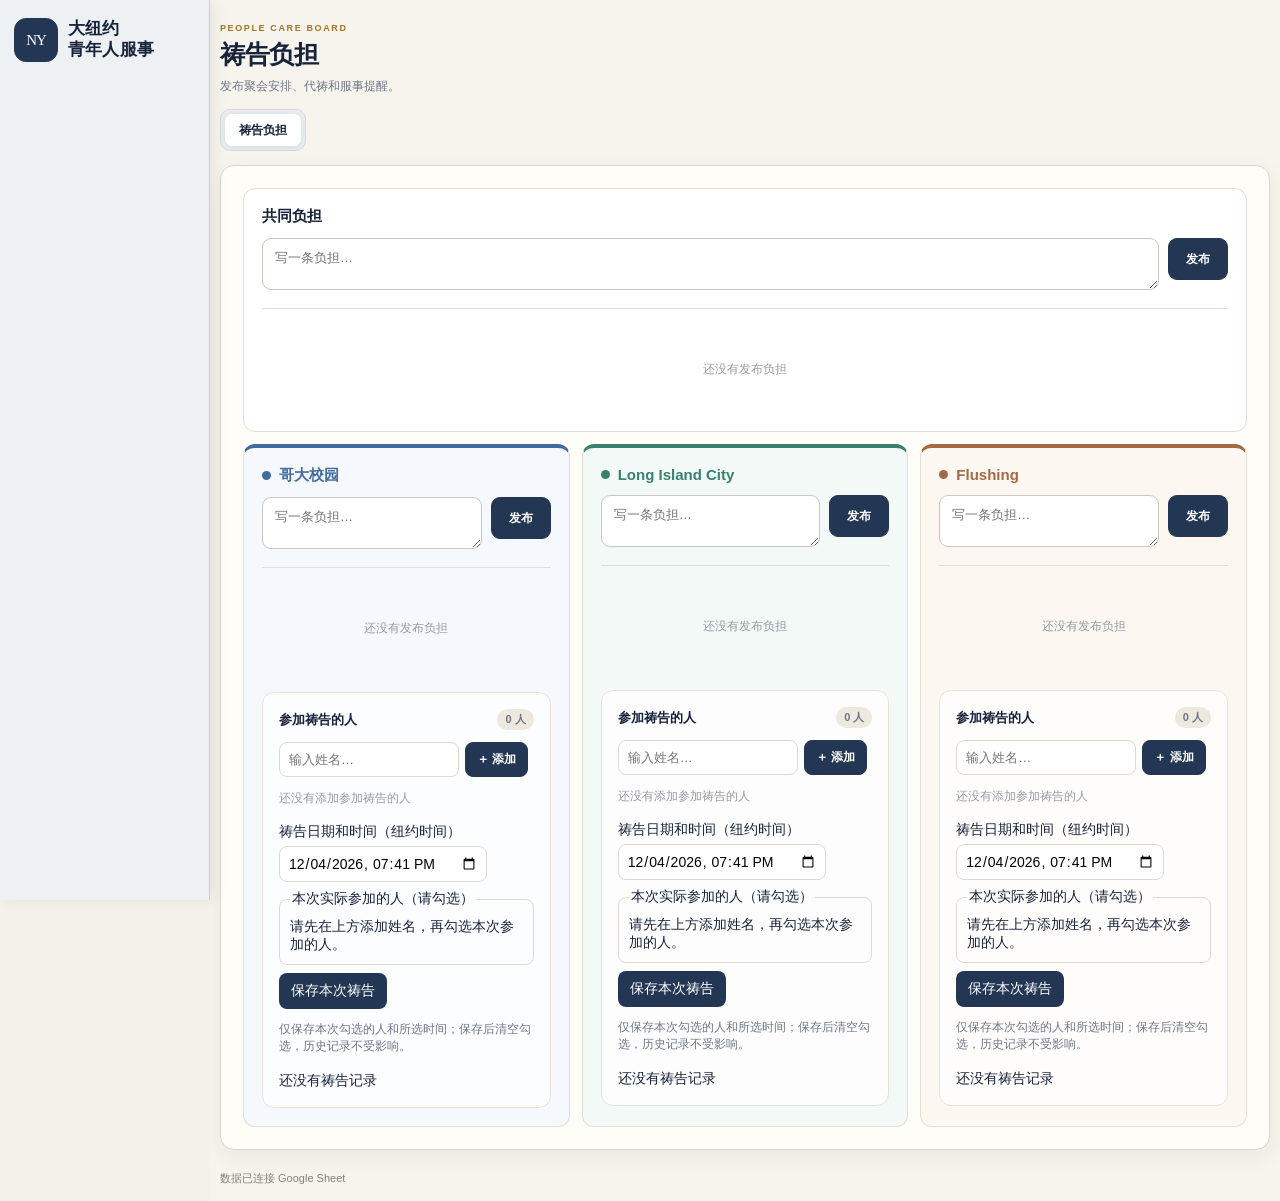
<file: index.html>
<!DOCTYPE html>
<html lang="zh-CN">
<head>
<meta charset="utf-8">
<meta name="viewport" content="width=device-width, initial-scale=1">
<title>大纽约青年人服事</title>
<link rel="icon" type="image/png" href="favicon.png">
<link rel="stylesheet" href="styles.css">
</head>
<body class="tabs-locked">
<div class="app-shell">
<aside class="sidebar">
  <header>
    <div class="brand">
      <button type="button" class="brand-mark" id="brandAccessBtn" aria-label="NY">NY</button>
      <div>
        <p class="eyebrow">New York Young Gospel</p>
        <h1><span>大纽约</span><span>青年人服事</span></h1>
      </div>
    </div>
  </header>

  <section class="control-panel" aria-label="名单工具">
    <p class="tool-label">添加</p>
    <div class="add-group">
      <input id="newName" type="text" placeholder="添加到哥大校园…">
      <button id="addBtn">添加</button>
    </div>
    <button id="toggleBulkBtn" class="wide-btn">＋ 批量添加</button>

    <div id="bulkBox" class="bulk">
      <div class="bulk-head">
        <strong>批量添加</strong>
        <span class="muted">使用换行或逗号分隔姓名</span>
      </div>
      <textarea id="bulkInput" placeholder="张三&#10;李四&#10;王五"></textarea>
      <div class="bulk-actions">
        <button id="bulkAddBtn">添加到遇到的</button>
        <label class="small"><input id="allowDup" type="checkbox"> 允许重名</label>
      </div>
    </div>

    <div class="side-section">
      <p class="tool-label">Google Sheet</p>
      <span id="googleSyncStatus" class="sync-indicator">准备同步</span>
      <button id="googleSaveBtn" class="wide-btn sync-primary">同步到云端</button>
      <button id="googleLoadBtn" class="wide-btn">从云端读取</button>
      <button id="googleSetupBtn" class="text-btn">同步设置</button>
    </div>

    <div class="side-section">
      <p class="tool-label">文件与分享</p>
      <div class="utility-grid">
        <button id="exportBtn">导出数据</button>
        <input id="importFile" type="file" accept=".json" style="display:none">
        <button id="importBtn">导入数据</button>
      </div>
    </div>
  </section>
  <a class="sheet-link" href="https://docs.google.com/spreadsheets/d/15uMfJDmleLfw2-2PaLVU_8a-zSGn7-T8qbXu_082VXs/edit?usp=sharing" target="_blank" rel="noopener noreferrer">打开 Google Sheet ↗</a>
</aside>

<main class="workspace">
  <div class="workspace-heading">
    <div>
      <p class="eyebrow dark">People Care Board</p>
      <h2 id="workspaceTitle">祷告负担</h2>
      <p id="workspaceDescription">发布聚会安排、代祷和服事提醒。</p>
    </div>
  </div>

  <nav class="view-tabs" aria-label="工作区视图">
    <button type="button" class="view-tab" data-view-target="fall2026">哥大校园</button>
    <button type="button" class="view-tab" data-view-target="board">Long Island City</button>
    <button type="button" class="view-tab" data-view-target="nyuBrooklyn">NYU- Brooklyn</button>
    <button type="button" class="view-tab" data-view-target="flushing">Flushing</button>
    <button type="button" class="view-tab" data-view-target="categories">Group</button>
    <button type="button" class="view-tab" data-view-target="servants">服事者</button>
    <button type="button" class="view-tab active" data-view-target="notice">祷告负担</button>
  </nav>

  <div class="tab-access">
    <button id="lockTabsBtn" type="button">重新锁定</button>
  </div>
  <dialog id="tabAccessDialog">
    <form id="tabUnlockForm">
      <label for="tabAccessCode">访问码</label>
      <input id="tabAccessCode" type="password" autocomplete="off" required aria-describedby="tabAccessMessage">
      <p id="tabAccessMessage" role="status" aria-live="polite"></p>
      <div class="access-actions">
        <button id="cancelTabAccessBtn" type="button">取消</button>
        <button type="submit">确认</button>
      </div>
    </form>
  </dialog>

  <div class="workspace-layout" data-view="notice">
    <section class="board-area" aria-label="邀请进度">
      <div class="columns">
        <section class="col" data-status="pool">
          <h3><span>遇到的</span><span class="count" id="count-pool">0</span></h3>
          <div class="list" id="list-pool"></div>
        </section>
        <section class="col" data-status="yes">
          <h3><span>积极回复</span><span class="count" id="count-yes">0</span></h3>
          <div class="list" id="list-yes"></div>
        </section>
        <section class="col" data-status="maybe">
          <h3><span>很少回复</span><span class="count" id="count-maybe">0</span></h3>
          <div class="list" id="list-maybe"></div>
        </section>
        <section class="col" data-status="no">
          <h3><span>几乎不回</span><span class="count" id="count-no">0</span></h3>
          <div class="list" id="list-no"></div>
        </section>
      </div>
    </section>

    <section class="bottom-panel">
      <div class="category-intro">
        <h3>按身份整理名单</h3>
        <p>在三个区域之间拖动姓名，即可更新归类。</p>
      </div>
      <div class="bottom-rows">
        <div class="bcol" data-bcat="member">
          <h4>弟兄姊妹 <span class="bcount" id="bcount-member">0</span></h4>
          <div class="blist" id="list-member"></div>
        </div>
        <div class="bcol" data-bcat="baptism">
          <h4>预备受浸 <span class="bcount" id="bcount-baptism">0</span></h4>
          <div class="blist" id="list-baptism"></div>
        </div>
        <div class="bcol" data-bcat="friend">
          <h4>福音朋友 <span class="bcount" id="bcount-friend">0</span></h4>
          <div class="blist" id="list-friend"></div>
        </div>
      </div>
      <p class="panel-note">新增默认进入「福音朋友」</p>
    </section>

    <section class="servants-panel" aria-label="服事者">
      <form id="servantForm" class="servant-compose">
        <input id="servantName" aria-label="服事者姓名" placeholder="输入服事者名字…" required>
        <button type="submit">添加服事者</button>
      </form>
      <div id="servantColumns" class="servant-columns"></div>
    </section>
    <section class="notice-panel" aria-label="公告">
      <section class="notice-section" data-notice-section="public">
        <h3>共同负担</h3>
        <form class="notice-compose"><textarea class="notice-input" rows="2" aria-label="共同负担内容" placeholder="写一条负担…" required></textarea><button type="submit">发布</button></form>
        <div class="notice-list"></div>
      </section>
      <div class="notice-columns">
        <section class="notice-section" data-notice-section="columbia"><h3>哥大校园</h3><form class="notice-compose"><textarea class="notice-input" rows="2" aria-label="哥大校园公告内容" placeholder="写一条负担…" required></textarea><button type="submit">发布</button></form><div class="notice-list"></div><div class="prayer-section" data-prayer-section="columbia"><h3 class="prayer-heading">参加祷告的人 <span class="prayer-count">0 人</span></h3><form class="prayer-form"><input aria-label="哥大校园参加祷告的人名" placeholder="输入姓名…" required><button type="submit">＋ 添加</button></form><div class="prayer-list"></div></div></section>
        <section class="notice-section" data-notice-section="lic"><h3>Long Island City</h3><form class="notice-compose"><textarea class="notice-input" rows="2" aria-label="Long Island City 公告内容" placeholder="写一条负担…" required></textarea><button type="submit">发布</button></form><div class="notice-list"></div><div class="prayer-section" data-prayer-section="lic"><h3 class="prayer-heading">参加祷告的人 <span class="prayer-count">0 人</span></h3><form class="prayer-form"><input aria-label="Long Island City参加祷告的人名" placeholder="输入姓名…" required><button type="submit">＋ 添加</button></form><div class="prayer-list"></div></div></section>
        <section class="notice-section" data-notice-section="flushing"><h3>Flushing</h3><form class="notice-compose"><textarea class="notice-input" rows="2" aria-label="Flushing 公告内容" placeholder="写一条负担…" required></textarea><button type="submit">发布</button></form><div class="notice-list"></div><div class="prayer-section" data-prayer-section="flushing"><h3 class="prayer-heading">参加祷告的人 <span class="prayer-count">0 人</span></h3><form class="prayer-form"><input aria-label="Flushing参加祷告的人名" placeholder="输入姓名…" required><button type="submit">＋ 添加</button></form><div class="prayer-list"></div></div></section>
      </div>
      <section id="unassignedPrayer" class="notice-section prayer-section" hidden><h3>待分配的祷告名单</h3><p class="muted">请为之前添加的姓名选择地点。</p><div class="prayer-list"></div></section>
    </section>
  </div>
  <footer>数据已连接 Google Sheet</footer>
</main>
</div>
<dialog id="personNoteDialog" class="note-dialog">
  <form method="dialog">
    <h2 id="personNoteTitle">详情</h2>
    <p id="personNoteHint" class="dialog-hint">查看详细信息。</p>
    <label for="personNameInput">姓名</label>
    <input id="personNameInput" type="text">
    <div class="gender-field" role="group" aria-label="性别">
      <div class="gender-options">
        <label class="gender-option"><input type="radio" name="personGender" value="male"> 男</label>
        <label class="gender-option"><input type="radio" name="personGender" value="female"> 女</label>
      </div>
    </div>
    <label for="personServantSelect">服事者</label>
    <p id="personServantDisplay"></p>
    <select id="personServantSelect" aria-label="服事者选择"></select>
    <label for="personNoteInput">备注</label>
    <p id="personNoteDisplay"></p>
    <textarea id="personNoteInput" placeholder="记录联系方式、邀请进度或其他信息…"></textarea>
    <div class="dialog-actions">
      <button type="button" id="deletePersonBtn" class="danger">删除</button>
      <button type="button" id="cancelPersonNoteBtn">关闭</button>
      <button type="button" id="editPersonNoteBtn" class="primary">编辑资料</button>
      <button type="submit" id="savePersonNoteBtn" class="primary" value="save">保存</button>
    </div>
  </form>
</dialog>
<script src="app.js"></script>
</body>
</html>
</file>
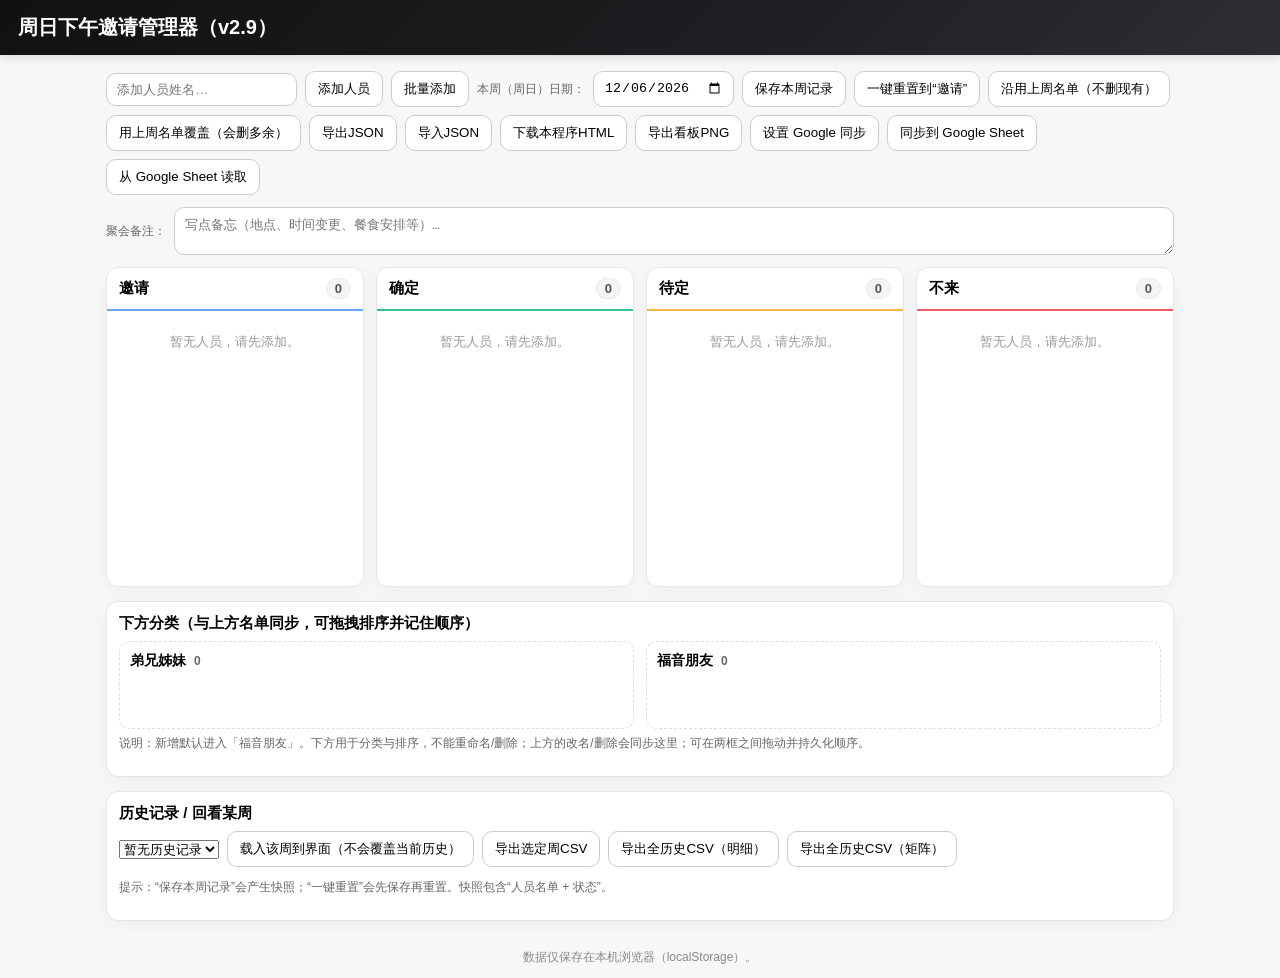
<file: InviteManager_GoogleSheet.html>
<!DOCTYPE html>
<html lang="zh-CN">
<head>
<meta charset="utf-8">
<meta name="viewport" content="width=device-width, initial-scale=1">
<title>周日下午邀请管理器（v2.9）</title>
<style>
  * { box-sizing: border-box; }
  body { font-family: -apple-system,BlinkMacSystemFont,"Segoe UI",Roboto,Helvetica,Arial,"Apple Color Emoji","Segoe UI Emoji"; margin: 0; background: #f7f7f8;}
  header { background: linear-gradient(135deg,#111 0%, #1f1f23 60%, #2d2d34 100%); color: #fff; padding: 14px 18px; box-shadow: 0 2px 10px rgba(0,0,0,.15); }
  header h1 { margin: 0; font-size: 20px; }
  main { padding: 16px; max-width: 1100px; margin: 0 auto;}
  .toolbar { display: flex; flex-wrap: wrap; gap: 8px; align-items: center; margin-bottom: 12px;}
  .toolbar input[type="text"], .toolbar input[type="date"]{ padding: 8px 10px; border: 1px solid #ccc; border-radius: 10px; outline: none; }
  .toolbar button { padding: 8px 12px; border: 1px solid #ccc; background: #fff; border-radius: 10px; cursor: pointer; transition: transform .12s ease, box-shadow .12s ease, background .12s ease;}
  .toolbar button:hover { background: #f0f0f0; transform: translateY(-1px); box-shadow: 0 6px 14px rgba(0,0,0,.06); }
  .columns { display: grid; grid-template-columns: repeat(4, 1fr); gap: 12px; }
  .col { background: #fff; border: 1px solid #e6e6e6; border-radius: 12px; min-height: 320px; display: flex; flex-direction: column; box-shadow: 0 4px 18px rgba(0,0,0,.04); transition: box-shadow .15s ease, transform .12s ease; }
  .col:hover{ box-shadow: 0 8px 26px rgba(0,0,0,.06); transform: translateY(-1px); }
  .col h3 { margin: 0; padding: 10px 12px; border-bottom: 2px solid #eee; font-size: 15px; display: flex; justify-content: space-between; align-items: center;}
  .count { font-weight: 600; color: #555; font-size: 13px; padding: 2px 8px; border-radius: 999px; background:#f3f4f6; border:1px solid #e9e9ee; }
  .list { flex: 1; padding: 10px; display: grid; grid-auto-rows: min-content; gap: 8px; }
  .item { background: #fafafa; border: 1px solid #e9e9e9; border-radius: 12px; padding: 8px 10px; cursor: grab; user-select: none; display: flex; justify-content: space-between; align-items: center; position: relative; transition: transform .12s ease, box-shadow .12s ease, background .12s ease; }
  .item:hover{ transform: translateY(-1px); box-shadow: 0 6px 14px rgba(0,0,0,.06); background:#fff; }
  .item.dragging { opacity: 0.6; transform: rotate(-1deg) scale(.98); }
  .drop-hint{ outline: 2px dashed #bbb; outline-offset: -6px; }
  .item .name { font-weight: 600; }
  .item .actions { display: flex; gap: 6px; }
  .chip { font-size: 11px; padding: 2px 6px; border-radius: 6px; border: 1px solid #ddd; background: #fff; cursor: pointer; }
  .empty { color: #999; font-size: 13px; text-align: center; padding: 12px;}
  .small { font-size: 12px; color: #666; }
  footer { padding: 12px 16px; color: #888; font-size: 12px; text-align: center;}
  .bulk { display:none; background: #fff; border: 1px dashed #ccc; border-radius: 10px; padding: 10px; margin-bottom: 12px;}
  .bulk textarea { width: 100%; min-height: 120px; padding: 10px; border-radius: 8px; border: 1px solid #ccc; }
  .muted { color: #777; font-size: 12px; }

  /* 列标题彩条 */
  :root{ --pool:#6aa5ff; --yes:#35c28d; --maybe:#f7b84b; --no:#ef5b6b; }
  .col[data-status="pool"] h3{ border-bottom-color: var(--pool); }
  .col[data-status="yes"] h3{ border-bottom-color: var(--yes); }
  .col[data-status="maybe"] h3{ border-bottom-color: var(--maybe); }
  .col[data-status="no"] h3{ border-bottom-color: var(--no); }
  #list-pool  .item::before{ background: var(--pool); }
  #list-yes   .item::before{ background: var(--yes); }
  #list-maybe .item::before{ background: var(--maybe); }
  #list-no    .item::before{ background: var(--no); }
  .item::before{ content:""; position:absolute; left:-1px; top:-1px; bottom:-1px; width:6px; border-radius:12px 0 0 12px; opacity:.6; }

  /* 历史面板 */
  .history-panel{
    background:#fff; border:1px solid #e6e6e6; border-radius:12px; padding:12px; margin-top:14px;
    box-shadow: 0 4px 18px rgba(0,0,0,.04);
  }

  /* 备注 */
  .note-wrap{ display:flex; gap:8px; align-items:center; margin: 8px 0 12px; }
  #weekNote{ flex:1; min-height: 40px; padding:8px 10px; border:1px solid #ccc; border-radius:10px; }

  /* 下方分类（弟兄姊妹 / 福音朋友） */
  .bottom-panel{
    background:#fff; border:1px solid #e6e6e6; border-radius:12px; padding:12px; margin-top:14px;
    box-shadow: 0 4px 18px rgba(0,0,0,.04);
  }
  .bottom-rows{ display:grid; grid-template-columns: 1fr 1fr; gap:12px; }
  .bcol{ border: 1px dashed #e0e0e0; border-radius:10px; padding:10px; min-height:84px; }
  .bcol h4{ margin:0 0 8px 0; font-size:14px; display:flex; align-items:center; gap:8px;}
  .bcount{ font-size:12px; color:#666;}
  .blist{ display:flex; flex-wrap:wrap; gap:8px; min-height: 40px; }
  .btag{ font-size:12px; line-height:1; padding:6px 8px; border-radius:999px; background:#f5f7fb; border:1px solid #e6e6e6; user-select:none; cursor:grab; }
  .btag.dragging{ opacity:.6; transform: scale(.98); }
  .blist.drop-hint{ outline:2px dashed #c7d2fe; outline-offset:-6px; }
  .bcol[data-bcat="member"] .btag{ background:#eefbf5; border-color:#d7f3e6; }
  .bcol[data-bcat="friend"] .btag{ background:#f7f7ff; border-color:#e4e6ff; }

  @media (max-width: 900px){ .columns { grid-template-columns: repeat(2, 1fr);} }
  @media (max-width: 560px){ .columns { grid-template-columns: 1fr;} }
  @media (max-width: 720px){ .bottom-rows{ grid-template-columns: 1fr; } }
</style>
</head>
<body>
<header>
  <h1>周日下午邀请管理器（v2.9）</h1>
</header>
<main>
  <div class="toolbar">
    <input id="newName" type="text" placeholder="添加人员姓名…">
    <button id="addBtn">添加人员</button>
    <button id="toggleBulkBtn">批量添加</button>
    <span class="small">本周（周日）日期：</span>
    <input id="weekDate" type="date">
    <button id="saveWeekBtn">保存本周记录</button>
    <button id="resetBtn">一键重置到“邀请”</button>
    <button id="useLastWeekBtn">沿用上周名单（不删现有）</button>
    <button id="overwriteWithLastBtn">用上周名单覆盖（会删多余）</button>
    <button id="exportBtn">导出JSON</button>
    <input id="importFile" type="file" accept=".json" style="display:none">
    <button id="importBtn">导入JSON</button>
    <button id="downloadSelfBtn">下载本程序HTML</button>
    <button id="pngBtn">导出看板PNG</button>
    <button id="googleSetupBtn">设置 Google 同步</button>
    <button id="googleSaveBtn">同步到 Google Sheet</button>
    <button id="googleLoadBtn">从 Google Sheet 读取</button>
    <span id="googleSyncStatus" class="small"></span>
  </div>

  <div id="bulkBox" class="bulk">
    <div style="display:flex; gap:8px; align-items:center; margin-bottom:6px;">
      <strong>批量添加</strong>
      <span class="muted">支持换行、逗号、顿号、分号分隔；默认去重（不区分大小写，忽略空格）。</span>
    </div>
    <textarea id="bulkInput" placeholder="示例：
张三
李四, 王五；赵六、钱七
..."></textarea>
    <div style="margin-top:8px; display:flex; gap:8px; align-items:center;">
      <button id="bulkAddBtn">添加到邀请</button>
      <label class="small"><input id="allowDup" type="checkbox"> 允许重名（默认去重）</label>
    </div>
  </div>

  <div class="note-wrap">
    <span class="small">聚会备注：</span>
    <textarea id="weekNote" placeholder="写点备忘（地点、时间变更、餐食安排等）…"></textarea>
  </div>

  <div class="columns">
    <section class="col" data-status="pool">
      <h3>邀请 <span class="count" id="count-pool">0</span></h3>
      <div class="list" id="list-pool"></div>
    </section>
    <section class="col" data-status="yes">
      <h3>确定 <span class="count" id="count-yes">0</span></h3>
      <div class="list" id="list-yes"></div>
    </section>
    <section class="col" data-status="maybe">
      <h3>待定 <span class="count" id="count-maybe">0</span></h3>
      <div class="list" id="list-maybe"></div>
    </section>
    <section class="col" data-status="no">
      <h3>不来 <span class="count" id="count-no">0</span></h3>
      <div class="list" id="list-no"></div>
    </section>
  </div>

  <section class="bottom-panel">
    <h3 style="margin:0 0 8px 0; font-size:15px;">下方分类（与上方名单同步，可拖拽排序并记住顺序）</h3>
    <div class="bottom-rows">
      <div class="bcol" data-bcat="member">
        <h4>弟兄姊妹 <span class="bcount" id="bcount-member">0</span></h4>
        <div class="blist" id="list-member"></div>
      </div>
      <div class="bcol" data-bcat="friend">
        <h4>福音朋友 <span class="bcount" id="bcount-friend">0</span></h4>
        <div class="blist" id="list-friend"></div>
      </div>
    </div>
    <p class="small" style="margin-top:6px;color:#666;">说明：新增默认进入「福音朋友」。下方用于分类与排序，不能重命名/删除；上方的改名/删除会同步这里；可在两框之间拖动并持久化顺序。</p>
  </section>

  <section class="history-panel">
    <h3 style="margin:0 0 8px 0; font-size:15px;">历史记录 / 回看某周</h3>
    <div class="toolbar" style="margin-top:0;">
      <select id="historySelect"></select>
      <button id="loadHistoryBtn">载入该周到界面（不会覆盖当前历史）</button>
      <button id="csvBtn">导出选定周CSV</button>
      <button id="allCsvBtn">导出全历史CSV（明细）</button>
      <button id="matrixCsvBtn">导出全历史CSV（矩阵）</button>
    </div>
    <p class="small" style="margin-top:4px;">提示：“保存本周记录”会产生快照；“一键重置”会先保存再重置。快照包含“人员名单 + 状态”。</p>
  </section>
</main>
<footer>数据仅保存在本机浏览器（localStorage）。</footer>

<script>
(function(){
  const $  = (sel)=>document.querySelector(sel);
  const $$ = (sel)=>Array.from(document.querySelectorAll(sel));
  const storeKey = 'invite_manager_v2';

  const STATUS_LABEL = { pool:"邀请", yes:"确定", maybe:"待定", no:"不来" };

  // —— 本地时区“下一个周日”（若今天是周日，取今天）
  function nextSunday(d=new Date()){
    const date = new Date(d.getFullYear(), d.getMonth(), d.getDate()); // 去掉时分秒避免跨天
    const day = date.getDay(); // 0=Sun
    const diff = (7 - day) % 7; // Sun->0, Mon->6...
    date.setDate(date.getDate() + diff);
    const y = date.getFullYear();
    const m = String(date.getMonth() + 1).padStart(2,'0');
    const dd = String(date.getDate()).padStart(2,'0');
    return `${y}-${m}-${dd}`;
  }
  function fmtDate(iso){
    const d = new Date(iso + 'T00:00:00');
    return d.getFullYear() + '年' + (d.getMonth()+1) + '月' + d.getDate() + '日';
  }

  // —— 下方分类映射：id -> 'member' | 'friend'
  function ensureBottomTypes(state){
    if(!state.bottomTypes) state.bottomTypes = {};
    const valid = new Set((state.people||[]).map(p=>p.id));
    Object.keys(state.bottomTypes).forEach(id=>{ if(!valid.has(id)) delete state.bottomTypes[id]; });
    (state.people||[]).forEach(p=>{ if(!state.bottomTypes[p.id]) state.bottomTypes[p.id] = 'friend'; });
  }

  // —— 载入（带自修复：四列顺序 + 底部分类/顺序）
  function load(){
    const raw = localStorage.getItem(storeKey);
    if(!raw){
      const init = {
        people: [], statuses: {}, history: [],
        order: { pool:[], yes:[], maybe:[], no:[] },
        bottomTypes: {},
        bottomOrder: { member:[], friend:[] },
        notes: {} // weekISO -> note 文本
      };
      localStorage.setItem(storeKey, JSON.stringify(init));
      return init;
    }
    let state; try{ state = JSON.parse(raw); }catch{ state = {}; }

    if(!state.people)   state.people   = [];
    if(!state.statuses) state.statuses = {};
    if(!state.history)  state.history  = [];
    if(!state.order)    state.order    = { pool:[], yes:[], maybe:[], no:[] };
    if(!state.bottomTypes)  state.bottomTypes  = {};
    if(!state.bottomOrder)  state.bottomOrder  = { member:[], friend:[] };
    if(!state.notes)    state.notes    = {};

    ensureBottomTypes(state);

    // 顶部四列顺序自修复
    const validIds = new Set(state.people.map(p=>p.id));
    const bySt = { pool:[], yes:[], maybe:[], no:[] };
    state.people.forEach(p=>{
      const st = state.statuses[p.id] || 'pool';
      bySt[st].push(p.id);
    });
    ['pool','yes','maybe','no'].forEach(st=>{
      state.order[st] = (state.order[st]||[]).filter(id => validIds.has(id) && bySt[st].includes(id));
      bySt[st].forEach(id=>{ if(!state.order[st].includes(id)) state.order[st].push(id); });
    });

    // 底部顺序自修复
    ['member','friend'].forEach(k=>{
      state.bottomOrder[k] = (state.bottomOrder[k]||[]).filter(id=>validIds.has(id));
    });
    state.people.forEach(p=>{
      const cat = state.bottomTypes[p.id] || 'friend';
      const arr = state.bottomOrder[cat];
      if(!arr.includes(p.id)) arr.push(p.id);
    });

    return state;
  }
  function save(state){ localStorage.setItem(storeKey, JSON.stringify(state)); }

  function normalizedName(name){ return (name||'').trim().replace(/\s+/g,' '); }
  function existsByName(state, name){
    const target = name.toLowerCase();
    return state.people.some(p => (p.name||'').trim().toLowerCase() === target);
  }

  function addPerson(name, allowDup=false){
    const state = load();
    const nm = normalizedName(name);
    if(!nm) return;
    if(!allowDup && existsByName(state, nm)) return;
    const id = 'p_' + Math.random().toString(36).slice(2,10);
    state.people.push({id, name: nm});
    state.statuses[id] = 'pool';

    // 顶部顺序：加入“邀请”末尾
    if(!state.order) state.order = { pool:[], yes:[], maybe:[], no:[] };
    state.order.pool.push(id);

    // 下方分类与顺序
    ensureBottomTypes(state);
    state.bottomTypes[id] = 'friend';
    if(!state.bottomOrder) state.bottomOrder = { member:[], friend:[] };
    state.bottomOrder.friend.push(id);

    save(state); render();
  }

  function bulkAdd(text, allowDup=false){
    const sep = /[,\n\r;、，；]+/;
    const parts = (text||'').split(sep).map(s => normalizedName(s)).filter(Boolean);
    const state = load();
    parts.forEach(nm=>{
      if(!allowDup && existsByName(state, nm)) return;
      const id = 'p_' + Math.random().toString(36).slice(2,10);
      state.people.push({id, name: nm});
      state.statuses[id] = 'pool';
      if(!state.order) state.order = { pool:[], yes:[], maybe:[], no:[] };
      state.order.pool.push(id);
      ensureBottomTypes(state);
      if(!state.bottomOrder) state.bottomOrder = { member:[], friend:[] };
      state.bottomTypes[id] = 'friend';
      state.bottomOrder.friend.push(id);
    });
    save(state); render();
  }

  function setStatus(id, status){
    const state = load();
    state.statuses[id] = status;
    save(state);
    render();
  }

  // —— 历史快照（包含人员 + 状态 + 备注）
  function captureSnapshot(weekISO){
    const state = load();
    const snapshot = {
      week: weekISO,
      when: new Date().toISOString(),
      people: state.people.map(p => ({id:p.id, name:p.name})),
      statuses: {}
    };
    state.people.forEach(p => { snapshot.statuses[p.id] = state.statuses[p.id] || 'pool'; });

    // 保存备注
    const noteText = $('#weekNote')?.value || '';
    state.notes[weekISO] = noteText;

    const idx = state.history.findIndex(h => h.week === weekISO);
    if(idx >= 0) state.history[idx] = snapshot; else state.history.push(snapshot);
    state.history.sort((a,b)=> (a.week < b.week) ? 1 : (a.week > b.week) ? -1 : 0);
    save(state);
  }

  function saveThisWeek(){
    const weekISO = $('#weekDate').value || nextSunday();
    captureSnapshot(weekISO);
    alert('已保存：' + fmtDate(weekISO));
    renderHistorySelect();
  }

  function resetAllToPool(){
    const weekISO = $('#weekDate').value || nextSunday();
    captureSnapshot(weekISO);
    const state = load();
    state.people.forEach(p => state.statuses[p.id] = 'pool');
    save(state);
    render();
    alert('已保存该周记录并重置为“邀请”。');
  }

  function latestSnapshot(){
    const state = load();
    return (state.history && state.history.length) ? state.history[0] : null;
  }

  function useLastWeekList(){
    const snap = latestSnapshot();
    if(!snap){ alert('没有可用的上周记录，请先保存一次本周记录。'); return; }
    const state = load();

    const byId = new Set(state.people.map(p=>p.id));
    const byNameLower = new Set(state.people.map(p=>(p.name||'').trim().toLowerCase()));
    (snap.people || []).forEach(sp => {
      if (sp && sp.id && !byId.has(sp.id)) {
        state.people.push({id: sp.id, name: sp.name || ''});
        byId.add(sp.id);
        byNameLower.add((sp.name||'').trim().toLowerCase());
      } else if (sp && sp.name) {
        const nm = (sp.name||'').trim();
        if(!byNameLower.has(nm.toLowerCase())){
          const id = 'p_' + Math.random().toString(36).slice(2,10);
          state.people.push({id, name: nm});
          byId.add(id);
          byNameLower.add(nm.toLowerCase());
        }
      }
    });

    state.people.forEach(p => state.statuses[p.id] = 'pool');
    save(state); render();
    alert('已沿用上周名单（未删除现有人员），并已重置为“邀请”。');
  }

  function overwriteWithLastWeekList(){
    const snap = latestSnapshot();
    if(!snap){ alert('没有可用的上周记录，请先保存一次本周记录。'); return; }
    if(!confirm('确定用上周名单覆盖当前吗？这会删除当前多余的人员。')) return;

    const state = load();
    const lastPeople = (snap.people || []).map(sp => ({id: sp.id || ('p_'+Math.random().toString(36).slice(2,10)), name: sp.name || ''}));
    state.people = lastPeople;
    state.statuses = {};
    state.people.forEach(p => state.statuses[p.id] = 'pool');

    // 重建顺序与底部分类
    state.order = { pool: state.people.map(p=>p.id), yes:[], maybe:[], no:[] };
    state.bottomTypes = {};
    state.people.forEach(p=> state.bottomTypes[p.id] = 'friend');
    state.bottomOrder = { member: [], friend: state.people.map(p=>p.id) };

    save(state); render();
    alert('已用上周名单覆盖当前，并已重置为“邀请”。');
  }

  // —— 渲染
  function render(){
    const state = load();
    const lists = { pool: $('#list-pool'), yes: $('#list-yes'), maybe: $('#list-maybe'), no: $('#list-no') };
    Object.values(lists).forEach(ul => ul.innerHTML='');

    const id2p = {}; (state.people||[]).forEach(p=> id2p[p.id]=p);

    ['pool','yes','maybe','no'].forEach(st=>{
      const ul = lists[st];
      let ids = (state.order && state.order[st]) ? state.order[st].slice() : [];
      if(!ids || ids.length === 0){
        ids = (state.people||[])
          .filter(p => (state.statuses[p.id] || 'pool') === st)
          .map(p => p.id);
      }
      let has = false;
      ids.forEach(id=>{
        const p = id2p[id];
        if(!p) return;
        const cur = state.statuses[p.id] || 'pool';
        if(cur !== st) return;
        const el = document.createElement('div');
        el.className = 'item'; el.draggable = true; el.dataset.id = p.id;
        el.innerHTML = `
          <span class="name">${escapeHTML(p.name)}</span>
          <span class="actions">
            <button class="chip" data-action="rename">改名</button>
            <button class="chip" data-action="delete">删除</button>
          </span>`;
        ul.appendChild(el); has = true;
      });
      if(!has) ul.innerHTML = '<div class="empty">暂无人员，请先添加。</div>';
    });

    enableDnDSortable();     // 顶部四列：可插队拖拽 + 跨列
    enableItemActions();
    renderCounts();
    renderHistorySelect();
    renderBottomPanel();

    // 加载本周备注（若已保存过）
    const weekISO = $('#weekDate').value;
    $('#weekNote').value = (load().notes[weekISO] || '');
  }

  function renderCounts(){
    const state = load();
    const counts = { pool:0, yes:0, no:0, maybe:0 };
    state.people.forEach(p => { counts[state.statuses[p.id] || 'pool']++; });
    $('#count-pool').textContent = counts.pool;
    $('#count-yes').textContent = counts.yes;
    $('#count-no').textContent = counts.no;
    $('#count-maybe').textContent = counts.maybe;
  }

  function renderHistorySelect(){
    const state = load();
    const sel = $('#historySelect');
    sel.innerHTML = '';
    if(!state.history || state.history.length===0){
      const opt = document.createElement('option');
      opt.value = ''; opt.textContent = '暂无历史记录';
      sel.appendChild(opt);
      return;
    }
    state.history.forEach(h => {
      const opt = document.createElement('option');
      opt.value = h.week;
      opt.textContent = `${h.week}（${fmtDate(h.week)}）`;
      sel.appendChild(opt);
    });
  }

  // —— 下方分类（按 bottomOrder 渲染 + 兜底）
  function renderBottomPanel(){
    const state = load();
    ensureBottomTypes(state);
    if(!state.bottomOrder) state.bottomOrder = { member: [], friend: [] };

    const memberList = document.getElementById('list-member');
    const friendList = document.getElementById('list-friend');
    memberList.innerHTML = ''; friendList.innerHTML = '';

    const id2p = {}; (state.people||[]).forEach(p=> id2p[p.id]=p);

    let memberIds = (state.bottomOrder.member||[]).slice();
    let friendIds = (state.bottomOrder.friend||[]).slice();

    (state.people||[]).forEach(p=>{
      const cat = state.bottomTypes[p.id] || 'friend';
      if(cat === 'member'){
        if(!memberIds.includes(p.id)) memberIds.push(p.id);
      }else{
        if(!friendIds.includes(p.id)) friendIds.push(p.id);
      }
    });

    let memberCnt=0, friendCnt=0;
    memberIds.forEach(id=>{
      const p = id2p[id]; if(!p) return;
      const tag = document.createElement('div');
      tag.className = 'btag'; tag.draggable = true; tag.dataset.id = id;
      tag.textContent = p.name || '';
      memberList.appendChild(tag); memberCnt++;
    });
    friendIds.forEach(id=>{
      const p = id2p[id]; if(!p) return;
      const tag = document.createElement('div');
      tag.className = 'btag'; tag.draggable = true; tag.dataset.id = id;
      tag.textContent = p.name || '';
      friendList.appendChild(tag); friendCnt++;
    });

    document.getElementById('bcount-member').textContent = memberCnt;
    document.getElementById('bcount-friend').textContent = friendCnt;

    enableBottomDnDSortable();
  }

  // —— 顶部四列拖拽：列内排序 + 跨列移动 + 持久化
  function enableDnDSortable(){
    const cols = $$('.col .list');
    let draggingEl = null;

    function getAfterElement(container, y){
      const els = [...container.querySelectorAll('.item:not(.dragging)')];
      let closest = {offset: Number.NEGATIVE_INFINITY, el: null};
      els.forEach(el=>{
        const box = el.getBoundingClientRect();
        const offset = y - (box.top + box.height/2);
        if(offset < 0 && offset > closest.offset){
          closest = {offset, el};
        }
      });
      return closest.el;
    }

    $$('.item').forEach(el=>{
      el.addEventListener('dragstart', e=>{
        draggingEl = el;
        el.classList.add('dragging');
        try{ e.dataTransfer.setData('text/plain', el.dataset.id); e.dataTransfer.effectAllowed='move'; }catch(_){}
      });
      el.addEventListener('dragend', ()=>{
        el.classList.remove('dragging');
        draggingEl = null;
        persistCurrentOrder();
      });
    });

    cols.forEach(list=>{
      list.addEventListener('dragover', e=>{
        e.preventDefault();
        const after = getAfterElement(list, e.clientY);
        if(!draggingEl) return;
        if(after == null) list.appendChild(draggingEl);
        else list.insertBefore(draggingEl, after);
      });

      list.addEventListener('drop', e=>{
        e.preventDefault();
        const id = (e.dataTransfer && e.dataTransfer.getData('text/plain')) || (draggingEl && draggingEl.dataset.id);
        const status = list.parentElement.dataset.status; // pool/yes/maybe/no
        if(!id || !status) return;

        const state = load();
        if(!state.order) state.order = { pool:[], yes:[], maybe:[], no:[] };

        state.statuses[id] = status;
        ['pool','yes','maybe','no'].forEach(st=>{
          state.order[st] = (state.order[st]||[]).filter(x=>x!==id);
        });

        const ids = [...list.querySelectorAll('.item')].map(x=>x.dataset.id);
        state.order[status] = ids;

        save(state);
        render();
      });
    });

    function persistCurrentOrder(){
      const state = load();
      ['pool','yes','maybe','no'].forEach(st=>{
        const list = document.querySelector(`.col[data-status="${st}"] .list`);
        if(!list) return;
        state.order[st] = [...list.querySelectorAll('.item')].map(x=>x.dataset.id);
      });
      save(state);
    }
  }

  // —— 下方分类拖拽：列内排序 + 跨列移动 + 持久化
  function enableBottomDnDSortable(){
    const memberList = document.getElementById('list-member');
    const friendList = document.getElementById('list-friend');
    const lists = [memberList, friendList];
    let draggingEl = null;

    function getAfterElement(container, y){
      const els = [...container.querySelectorAll('.btag:not(.dragging)')];
      let closest = {offset: Number.NEGATIVE_INFINITY, el: null};
      els.forEach(el=>{
        const box = el.getBoundingClientRect();
        const offset = y - (box.top + box.height/2);
        if(offset < 0 && offset > closest.offset){
          closest = {offset, el};
        }
      });
      return closest.el;
    }

    lists.forEach(list=>{
      [...list.querySelectorAll('.btag')].forEach(el=>{
        el.addEventListener('dragstart', e=>{
          draggingEl = el;
          el.classList.add('dragging');
          try{ e.dataTransfer.setData('text/plain', el.dataset.id); e.dataTransfer.effectAllowed='move'; }catch(_){}
        });
        el.addEventListener('dragend', ()=>{
          el.classList.remove('dragging');
          draggingEl = null;
          persistBottomOrder();
        });
      });
    });

    lists.forEach(list=>{
      list.addEventListener('dragover', e=>{
        e.preventDefault();
        const after = getAfterElement(list, e.clientY);
        if(!draggingEl) return;
        if(after == null) list.appendChild(draggingEl);
        else list.insertBefore(draggingEl, after);
        list.classList.add('drop-hint');
      });
      list.addEventListener('dragleave', e=>{
        if(!list.contains(e.relatedTarget)) list.classList.remove('drop-hint');
      });
      list.addEventListener('drop', e=>{
        e.preventDefault();
        list.classList.remove('drop-hint');

        const id = (e.dataTransfer && e.dataTransfer.getData('text/plain')) || (draggingEl && draggingEl.dataset.id);
        if(!id) return;

        const state = load();
        if(!state.bottomTypes) state.bottomTypes = {};
        if(!state.bottomOrder) state.bottomOrder = { member:[], friend:[] };

        const targetCat = (list.id === 'list-member') ? 'member' : 'friend';
        state.bottomTypes[id] = targetCat;

        ['member','friend'].forEach(k=>{
          state.bottomOrder[k] = (state.bottomOrder[k]||[]).filter(x=>x!==id);
        });

        const ids = [...list.querySelectorAll('.btag')].map(x=>x.dataset.id);
        state.bottomOrder[targetCat] = ids;

        save(state);
        document.getElementById('bcount-member').textContent = memberList.querySelectorAll('.btag').length;
        document.getElementById('bcount-friend').textContent = friendList.querySelectorAll('.btag').length;
      });
    });

    function persistBottomOrder(){
      const state = load();
      if(!state.bottomOrder) state.bottomOrder = { member:[], friend:[] };
      state.bottomOrder.member = [...memberList.querySelectorAll('.btag')].map(x=>x.dataset.id);
      state.bottomOrder.friend = [...friendList.querySelectorAll('.btag')].map(x=>x.dataset.id);
      save(state);
    }
  }

  // 绑定卡片上的“改名 / 删除”两个按钮，并把顺序/分类一并维护
function enableItemActions(){
  // 先解绑旧事件，避免重复绑定（可选）
  $$('.item .actions .chip').forEach(btn => {
    btn.replaceWith(btn.cloneNode(true));
  });

  $$('.item .actions .chip').forEach(btn => {
    btn.addEventListener('click', ()=>{
      const action = btn.dataset.action;
      const id = btn.closest('.item').dataset.id;
      const state = load();

      if(action === 'delete'){
        if(!confirm('确定删除该人员？')) return;

        // 1) 从人员表删除
        state.people = (state.people||[]).filter(p => p.id !== id);

        // 2) 删除状态
        if(state.statuses) delete state.statuses[id];

        // 3) 从四列顺序表移除
        if(!state.order) state.order = { pool:[], yes:[], maybe:[], no:[] };
        ['pool','yes','maybe','no'].forEach(st=>{
          state.order[st] = (state.order[st]||[]).filter(x => x !== id);
        });

        // 4) 删除下方分类映射与顺序
        if(state.bottomTypes) delete state.bottomTypes[id];
        if(!state.bottomOrder) state.bottomOrder = { member:[], friend:[] };
        ['member','friend'].forEach(k=>{
          state.bottomOrder[k] = (state.bottomOrder[k]||[]).filter(x => x !== id);
        });

        save(state);
        render();               // 重新渲染：上方卡片 & 下方分类都会更新
      }

      if(action === 'rename'){
        const p = (state.people||[]).find(p => p.id === id);
        const oldName = p ? (p.name||'') : '';
        const nv = prompt('修改姓名：', oldName);
        const normalized = (nv||'').trim().replace(/\s+/g,' ');
        if(normalized && p){
          p.name = normalized;
          // 下方分类显示的名字来源于 state.people，同步后直接重渲就好
          save(state);
          render();
        }
      }
    });
  });
}
  // —— 工具
  function escapeHTML(str){
    return (str||'').replace(/[&<>"']/g, s=>({
      '&':'&amp;','<':'&lt;','>':'&gt;','"':'&quot;',"'":'&#39;'
    })[s]);
  }

  // —— PNG 导出（含下方分类区）
function exportBoardPNG(){
  try{
    // ===== 基本配置（导出更清晰）=====
    const scale   = 2;
    const baseW   = 700;    // 画布逻辑宽度
    const COL_W   = 160;    // 上方单列宽
    const COL_GAP = 12;
    const P       = 24;     // 外边距
    const HEADER_H= 80;     // 顶部标题/日期/备注区
    const ROW_H   = 28;     // 上方姓名卡片高度
    const ROW_GAP = 6;
    const FOOTER_H= 24;

    // —— 分类区尺寸
    const SECTION_GAP = 16; // 四列与分类区之间的间距
    const BOX_GAP     = 12; // 两个分类框之间的水平间距
    const BOX_PAD     = 10; // 分类框内边距
    const TAG_H       = 20; // 分类区姓名标签高度
    const TAG_GAP     = 6;  // 标签之间的间距
    const TAG_PAD_X   = 10; // 标签左右内边距
    const TITLE_H     = 22; // 每个分类框标题高度
    const SECTION_TITLE_H = 20; // “下方分类”标题高度

    // ===== 取数据（优先选中周；分类使用当前页面分类）=====
    const state   = load();
    const weekSel = document.getElementById('historySelect')?.value || '';
    const snap    = weekSel ? (state.history||[]).find(h=>h.week===weekSel) : null;

    let weekISO = weekSel || (document.getElementById('weekDate')?.value || '');
    let people  = snap ? (snap.people   || []) : (state.people   || []);
    let statuses= snap ? (snap.statuses || {}) : (state.statuses || {});
    let note    = snap ? (state.notes && state.notes[weekISO]) || '' : (document.getElementById('weekNote')?.value || '');

    // 上方四列分桶
    const buckets = { pool:[], yes:[], maybe:[], no:[] };
    people.forEach(p=>{
      const st = statuses[p.id] || 'pool';
      (buckets[st]||buckets.pool).push(p.name || '');
    });

    // —— 下方分类的数据（用当前页面的分类与顺序）
    const id2name = {}; (people||[]).forEach(p=> id2name[p.id] = p.name || '');
    const bottomTypes = state.bottomTypes || {};
    const bottomOrder = state.bottomOrder || {member:[], friend:[]};

    function collectBottom(cat){
      const ordered = (bottomOrder[cat]||[]).filter(id=>id2name[id]).map(id=>id2name[id]);
      // 把顺序里没有但类型属于该类的也补上
      const extra = [];
      Object.keys(bottomTypes).forEach(id=>{
        if(bottomTypes[id] === cat && id2name[id] && !ordered.includes(id2name[id])){
          extra.push(id2name[id]);
        }
      });
      return ordered.concat(extra);
    }
    const members = collectBottom('member');
    const friends = collectBottom('friend');

    // ===== 先预计算高度（需要测量文本宽度）=====
    // 用一个临时 ctx 来测量标签宽度，决定行数/高度
    const tempCanvas = document.createElement('canvas');
    const tctx = tempCanvas.getContext('2d');
    function setMeasureFont(px,bold=false){
      tctx.font = `${bold?'600 ':''}${px}px -apple-system,BlinkMacSystemFont,"Segoe UI",Roboto,Helvetica,Arial,"PingFang SC","Microsoft YaHei"`;
    }
    setMeasureFont(12,false);

    const colsMaxRows = Math.max(
      buckets.pool.length, buckets.yes.length, buckets.maybe.length, buckets.no.length, 1
    );
    const BODY_H  = 40 + (ROW_H + ROW_GAP) * colsMaxRows; // 上方四列高度（卡片区）
    const topPartH = P + HEADER_H + BODY_H;               // 上方总高（不含页脚）

    // 分类框宽度（两列）
    const totalW  = baseW - P*2;
    const boxW    = (totalW - BOX_GAP) / 2;

    function measureBoxHeight(names){
      let x = 0, rows = 0;
      names.forEach(n=>{
        const text = String(n||'').trim();
        const w = Math.ceil(tctx.measureText(text).width) + TAG_PAD_X*2;
        if(x === 0){ // 行首
          x = w; rows = 1;
        }else{
          if(x + TAG_GAP + w <= boxW - BOX_PAD*2){
            x += TAG_GAP + w;
          }else{
            rows += 1; x = w;
          }
        }
      });
      if(rows === 0) rows = 1; // 最少一行
      // 盒子高度 = 顶部标题 + 间距 + rows 行标签 + 内边距
      return BOX_PAD + TITLE_H + 6 + rows*TAG_H + (rows-1)*TAG_GAP + BOX_PAD;
    }
    const memberBoxH = measureBoxHeight(members);
    const friendBoxH = measureBoxHeight(friends);
    const bottomBoxesH = Math.max(memberBoxH, friendBoxH);
    const bottomSectionH = SECTION_GAP + SECTION_TITLE_H + 8 + bottomBoxesH; // 包含“下方分类”标题

    // 总高度
    const Hbase = topPartH + bottomSectionH + FOOTER_H + P;

    // ===== 正式画布 =====
    const W = baseW * scale, H = Hbase * scale;
    const canvas = document.createElement('canvas');
    canvas.width = W; canvas.height = H;
    const ctx = canvas.getContext('2d');
    ctx.scale(scale, scale);

    // 颜色
    const COLORS = {
      bg:'#f7f7f8', card:'#fff', text:'#111', line:'#e6e6e6',
      pool:'#6aa5ff', yes:'#35c28d', maybe:'#f7b84b', no:'#ef5b6b'
    };

    function setFont(px,bold=false){
      ctx.font = `${bold?'600 ':''}${px}px -apple-system,BlinkMacSystemFont,"Segoe UI",Roboto,Helvetica,Arial,"PingFang SC","Microsoft YaHei"`;
    }
    function roundRectPath(ctx, x, y, w, h, r){
      const rr = Math.max(0, Math.min(r || 8, w/2, h/2));
      ctx.beginPath();
      ctx.moveTo(x + rr, y);
      ctx.lineTo(x + w - rr, y);
      ctx.quadraticCurveTo(x + w, y, x + w, y + rr);
      ctx.lineTo(x + w, y + h - rr);
      ctx.quadraticCurveTo(x + w, y + h, x + w - rr, y + h);
      ctx.lineTo(x + rr, y + h);
      ctx.quadraticCurveTo(x, y + h, x, y + h - rr);
      ctx.lineTo(x, y + rr);
      ctx.quadraticCurveTo(x, y, x + rr, y);
      ctx.closePath();
    }
    function fitText(t,maxW){
      let s = String(t || '');
      while (ctx.measureText(s).width > maxW) {
        if (s.length <= 1) break;
        s = s.slice(0,-1);
      }
      return s !== t ? s + '…' : s;
    }

    // 背景
    ctx.fillStyle = COLORS.bg; ctx.fillRect(0,0,baseW,Hbase);

    // 顶部：标题/日期/顾问/备注
    const topY = P;

    setFont(22,true); ctx.fillStyle = COLORS.text; ctx.textAlign = 'center';
    ctx.fillText('主日下午LIC聚会邀请', baseW/2, topY + 24);

    ctx.textAlign = 'left'; setFont(15,false);
    const dateLabel = weekISO ? ('日期：' + weekISO) : '日期：未选择';
    ctx.fillText(dateLabel, P, topY + 24);

    ctx.textAlign = 'right'; setFont(15,true);
    ctx.fillText('顾问：饶铭杰', baseW - P, topY + 24);
    ctx.textAlign = 'left';

    if(note && note.trim()){
      setFont(13,false); ctx.fillStyle = '#333';
      const n = note.trim(); const len = 28;
      const lines = n.length > len ? [n.slice(0,len), n.slice(len, len*2)] : [n];
      lines.forEach((l,i)=> ctx.fillText('备注：' + l, P, topY + 50 + i*18));
    }

    // 上方四列
    const cols = [
      {key:'pool',  title:'邀请', color:COLORS.pool},
      {key:'yes',   title:'确定', color:COLORS.yes},
      {key:'maybe', title:'待定', color:COLORS.maybe},
      {key:'no',    title:'不来', color:COLORS.no}
    ];
    const totalColsW  = 4*COL_W + 3*COL_GAP;
    const leftPad = (baseW - totalColsW) / 2;
    const colsTop = topY + HEADER_H;

    cols.forEach((c,idx)=>{
      const x = leftPad + idx*(COL_W + COL_GAP);
      const y = colsTop;

      ctx.fillStyle = COLORS.card; roundRectPath(ctx, x, y, COL_W, BODY_H, 10); ctx.fill();
      ctx.strokeStyle = COLORS.line; ctx.lineWidth = 1; roundRectPath(ctx, x, y, COL_W, BODY_H, 10); ctx.stroke();

      setFont(14,true); ctx.fillStyle = COLORS.text;
      ctx.fillText(c.title, x + 10, y + 22);
      ctx.fillStyle = c.color; ctx.beginPath(); ctx.arc(x + COL_W - 14, y + 16, 5, 0, Math.PI*2); ctx.fill();

      setFont(12,false);
      let cy = y + 36;
      (buckets[c.key] || []).forEach(nm=>{
        const iw = COL_W - 20, ih = ROW_H;
        ctx.fillStyle = '#fafafa'; roundRectPath(ctx, x+10, cy, iw, ih, 6); ctx.fill();
        ctx.strokeStyle = COLORS.line; ctx.lineWidth = 1; roundRectPath(ctx, x+10, cy, iw, ih, 6); ctx.stroke();
        ctx.fillStyle = c.color; roundRectPath(ctx, x+10, cy, 5, ih, 6); ctx.fill();
        ctx.fillStyle = '#222'; ctx.fillText(fitText(nm, iw - 20), x + 24, cy + ih/2 + 4);
        cy += ih + ROW_GAP;
      });
    });

    // ===== 下方分类标题 =====
    const sectionTop = colsTop + BODY_H + SECTION_GAP;
    setFont(14,true); ctx.fillStyle = COLORS.text;
    ctx.fillText('下方分类', P, sectionTop + SECTION_TITLE_H);

    // ===== 两个分类框（等高）=====
    const boxesTop = sectionTop + SECTION_TITLE_H + 8;
    const boxX1 = P, boxX2 = P + boxW + BOX_GAP;

    // 画一个分类框的函数
    function drawBox(x, y, w, h, title, color, names){
      // 外框
      ctx.fillStyle = COLORS.card; roundRectPath(ctx, x, y, w, h, 10); ctx.fill();
      ctx.strokeStyle = COLORS.line; ctx.lineWidth = 1; roundRectPath(ctx, x, y, w, h, 10); ctx.stroke();

      // 标题 + 彩点 + 计数
      setFont(13,true); ctx.fillStyle = COLORS.text;
      ctx.fillText(title, x + BOX_PAD, y + BOX_PAD + 14);
      ctx.fillStyle = color; ctx.beginPath(); ctx.arc(x + BOX_PAD + 58, y + BOX_PAD + 10, 4, 0, Math.PI*2); ctx.fill();
      setFont(12,false); ctx.fillStyle = '#666';
      ctx.fillText(`(${names.length})`, x + BOX_PAD + 68, y + BOX_PAD + 14);

      // 标签区域
      let cx = x + BOX_PAD, cy = y + BOX_PAD + TITLE_H + 6;
      setFont(12,false);
      names.forEach(nm=>{
        const text = String(nm||'').trim();
        const tw = Math.ceil(ctx.measureText(text).width);
        const ww = tw + TAG_PAD_X*2;
        const avail = x + w - BOX_PAD;
        if(cx + ww > avail){
          cx = x + BOX_PAD;
          cy += TAG_H + TAG_GAP;
        }
        // 背景圆角
        ctx.fillStyle = '#f5f7fb';
        roundRectPath(ctx, cx, cy, ww, TAG_H, 999);
        ctx.fill();
        ctx.strokeStyle = COLORS.line; ctx.lineWidth = 1;
        roundRectPath(ctx, cx, cy, ww, TAG_H, 999);
        ctx.stroke();
        // 文本
        ctx.fillStyle = '#222';
        ctx.fillText(text, cx + TAG_PAD_X, cy + TAG_H/2 + 4);
        cx += ww + TAG_GAP;
      });
    }

    drawBox(boxX1, boxesTop, boxW, bottomBoxesH, '弟兄姊妹', '#35c28d', members);
    drawBox(boxX2, boxesTop, boxW, bottomBoxesH, '福音朋友', '#6aa5ff', friends);

    // 页脚
    setFont(11,false); ctx.fillStyle = '#888';
    ctx.fillText('Generated by InviteManager', P, Hbase - P);

    // 下载
    if (canvas.toBlob) {
      canvas.toBlob(blob=>{
        const url = URL.createObjectURL(blob);
        const a = document.createElement('a');
        a.href = url;
        a.download = 'InviteBoard_' + (weekISO || new Date().toISOString().slice(0,10)) + '.png';
        a.click(); URL.revokeObjectURL(url);
      }, 'image/png');
    } else {
      const a = document.createElement('a');
      a.href = canvas.toDataURL('image/png');
      a.download = 'InviteBoard_' + (weekISO || new Date().toISOString().slice(0,10)) + '.png';
      a.click();
    }
  }catch(e){
    console.error(e);
    alert('导出失败：' + e.message);
  }
}
  window.exportBoardPNG = exportBoardPNG;

  // —— 下载当前页面为单个 HTML
  function downloadSelf(){
    const html = '<!DOCTYPE html>\n' + document.documentElement.outerHTML;
    const blob = new Blob([html], {type: 'text/html;charset=utf-8'});
    const url = URL.createObjectURL(blob);
    const a = document.createElement('a');
    a.href = url;
    const date = new Date().toISOString().slice(0,10);
    a.download = `InviteManager_v2.9_${date}.html`;
    a.click();
    URL.revokeObjectURL(url);
  }

  // —— CSV 导出（UTF-8 + BOM，避免中文乱码）
  function exportCSVForSelectedWeek(){
    const week = $('#historySelect').value;
    const state = load();
    const target = state.history.find(h=>h.week===week);
    if(!target){ alert('请选择历史中的某一周'); return; }

    const nameById = {};
    (target.people || []).forEach(p => nameById[p.id] = p.name || '');

    const lines = [];
    lines.push('week,name,确定,邀请,待定,不来');

    const seen = new Set();
    (target.people || []).forEach(p=>{
      const name = (nameById[p.id] || p.name || '').trim();
      if(!name) return;
      const key = name.toLowerCase();
      if(seen.has(key)) return;
      seen.add(key);
      const stKey = target.statuses[p.id] || 'pool';
      lines.push([
        target.week,
        '"' + name.replace(/"/g,'""') + '"',
        stKey === 'yes'   ? '1' : '',
        stKey === 'pool'  ? '1' : '',
        stKey === 'maybe' ? '1' : '',
        stKey === 'no'    ? '1' : ''
      ].join(','));
    });

    const csv = '\uFEFF' + lines.join('\r\n');
    const blob = new Blob([csv], {type: 'text/csv;charset=utf-8'});
    const url = URL.createObjectURL(blob);
    const a = document.createElement('a');
    a.href = url; a.download = `invite_${target.week}.csv`;
    a.click(); URL.revokeObjectURL(url);
  }

  function exportAllHistoryCSV(){
    const state = load();
    const hist = (state.history || []).slice().sort((a,b)=> a.week.localeCompare(b.week));
    if(hist.length === 0){ alert('暂无历史。'); return; }

    const lines = [];
    lines.push('week,name,确定,邀请,待定,不来');

    hist.forEach(h => {
      const nameById = {};
      (h.people || []).forEach(p => { if(p && p.id) nameById[p.id] = p.name || ''; });

      const seenName = new Set();
      const rows = [];
      Object.entries(h.statuses || {}).forEach(([pid, stKey])=>{
        const name = (nameById[pid] || '').trim();
        if(!name) return;
        const key = name.toLowerCase();
        if(seenName.has(key)) return;
        seenName.add(key);
        rows.push({ name, stKey: stKey || 'pool' });
      });

      rows.sort((a,b)=> a.name.localeCompare(b.name, 'zh-Hans-CN'));

      rows.forEach(({name, stKey})=>{
        lines.push([
          h.week,
          '"' + name.replace(/"/g,'""') + '"',
          stKey === 'yes'   ? '1' : '',
          stKey === 'pool'  ? '1' : '',
          stKey === 'maybe' ? '1' : '',
          stKey === 'no'    ? '1' : ''
        ].join(','));
      });
    });

    const csv = '\uFEFF' + lines.join('\r\n');
    const blob = new Blob([csv], {type: 'text/csv;charset=utf-8'});
    const url = URL.createObjectURL(blob);
    const a = document.createElement('a');
    a.href = url; a.download = 'invite_all_history.csv';
    a.click(); URL.revokeObjectURL(url);
  }

  function exportMatrixCSV(){
    const state = load();
    const hist = (state.history || []).slice().sort((a,b)=> a.week.localeCompare(b.week));
    if(hist.length === 0){ alert('暂无历史。'); return; }

    const weeks = hist.map(h => h.week);

    const allNames = new Map(); // nameLower -> displayName
    hist.forEach(h => {
      (h.people || []).forEach(p => {
        const nm = (p.name || '').trim();
        if(!nm) return;
        const key = nm.toLowerCase();
        if(!allNames.has(key)) allNames.set(key, nm);
      });
    });

    const weekNameToStatus = {};
    hist.forEach(h => {
      const map = {};
      const name2id = {};
      (h.people || []).forEach(p => { name2id[(p.name||'').trim().toLowerCase()] = p.id; });
      Object.keys(name2id).forEach(nl => {
        const pid = name2id[nl];
        const stKey = (h.statuses && h.statuses[pid]) ? h.statuses[pid] : '';
        map[nl] = stKey;
      });
      weekNameToStatus[h.week] = map;
    });

    const toLabel = k => ({pool:'邀请', yes:'确定', maybe:'待定', no:'不来'}[k] || '');
    const lines = [];
    lines.push('name,' + weeks.join(','));

    Array.from(allNames.entries())
      .sort((a,b)=> a[1].localeCompare(b[1], 'zh-Hans-CN'))
      .forEach(([nameLower, displayName]) => {
        const row = ['"' + displayName.replace(/"/g,'""') + '"'];
        weeks.forEach(w => {
          const stKey = (weekNameToStatus[w] && weekNameToStatus[w][nameLower]) || '';
          const label = toLabel(stKey);
          row.push('"' + label.replace(/"/g,'""') + '"');
        });
        lines.push(row.join(','));
      });

    const csv = '\uFEFF' + lines.join('\r\n');
    const blob = new Blob([csv], {type: 'text/csv;charset=utf-8'});
    const url = URL.createObjectURL(blob);
    const a = document.createElement('a');
    a.href = url; a.download = 'invite_history_matrix.csv';
    a.click(); URL.revokeObjectURL(url);
  }

  // —— JSON 备份/恢复 & 下载本页
  function exportJSON(){
    const state = load();
    const blob = new Blob([JSON.stringify(state, null, 2)], {type: 'application/json'});
    const url = URL.createObjectURL(blob);
    const a = document.createElement('a');
    a.href = url; a.download = 'invite_manager_backup.json';
    a.click(); URL.revokeObjectURL(url);
  }
  function importJSON(file){
    const reader = new FileReader();
    reader.onload = (e)=>{
      try{
        const obj = JSON.parse(e.target.result);
        if(!obj.people || !obj.statuses || !Array.isArray(obj.history)){
          alert('文件格式不正确'); return;
        }
        if(!obj.order) obj.order = { pool:[], yes:[], maybe:[], no:[] };
        if(!obj.bottomTypes) obj.bottomTypes = {};
        if(!obj.bottomOrder) obj.bottomOrder = { member:[], friend:[] };
        if(!obj.notes) obj.notes = {};
        save(obj); render(); alert('导入成功');
      }catch(err){ alert('解析失败：' + err.message); }
    };
    reader.readAsText(file);
  }
  function loadHistoryToUI(){
    const week = $('#historySelect').value;
    if(!week){ alert('没有可载入的历史'); return; }
    const state = load();
    const h = state.history.find(x => x.week === week);
    if(!h){ alert('未找到记录'); return; }
    Object.entries(h.statuses || {}).forEach(([pid, st]) => state.statuses[pid] = st);
    // 同步备注
    $('#weekDate').value = week;
    $('#weekNote').value = state.notes[week] || '';
    save(state);
    render();
  }

  // —— Google Sheet 云同步
  const GOOGLE_SCRIPT_URL_KEY = 'invite_manager_google_script_url';

  function getGoogleScriptUrl(){
    return (localStorage.getItem(GOOGLE_SCRIPT_URL_KEY) || '').trim();
  }

  function setSyncStatus(msg){
    const el = document.getElementById('googleSyncStatus');
    if(el) el.textContent = msg || '';
  }

  function setupGoogleSync(){
    const current = getGoogleScriptUrl();
    const url = prompt('请粘贴部署后的 Google Apps Script Web App URL：', current);
    if(url === null) return;
    const v = url.trim();
    if(!v){
      localStorage.removeItem(GOOGLE_SCRIPT_URL_KEY);
      setSyncStatus('Google 同步地址已清除');
      return;
    }
    localStorage.setItem(GOOGLE_SCRIPT_URL_KEY, v);
    setSyncStatus('Google 同步已设置');
  }

  async function syncToGoogleSheet(){
    const url = getGoogleScriptUrl();
    if(!url){ alert('请先点击“设置 Google 同步”，粘贴 Apps Script Web App URL。'); return; }
    setSyncStatus('正在同步…');
    try{
      const state = load();
      // 把当前备注也写入 state，避免尚未点“保存本周记录”时备注丢失
      const weekISO = $('#weekDate').value || nextSunday();
      state.notes = state.notes || {};
      state.notes[weekISO] = $('#weekNote')?.value || '';
      save(state);

      const res = await fetch(url, {
        method:'POST',
        headers:{'Content-Type':'text/plain;charset=utf-8'},
        body: JSON.stringify({ action:'save', state, currentWeek:weekISO })
      });
      const data = await res.json();
      if(!data || !data.ok) throw new Error((data && data.error) || '同步失败');
      setSyncStatus('已同步 ' + new Date().toLocaleTimeString());
      alert('已同步到 Google Sheet');
    }catch(err){
      console.error(err);
      setSyncStatus('同步失败');
      alert('同步失败：' + err.message + '\n\n请确认 Apps Script 已部署为 Web App，并允许访问。');
    }
  }

  async function loadFromGoogleSheet(){
    const url = getGoogleScriptUrl();
    if(!url){ alert('请先点击“设置 Google 同步”，粘贴 Apps Script Web App URL。'); return; }
    if(!confirm('从 Google Sheet 读取会覆盖当前浏览器里的实时名单。继续吗？')) return;
    setSyncStatus('正在读取…');
    try{
      const sep = url.includes('?') ? '&' : '?';
      const res = await fetch(url + sep + 'action=load&_=' + Date.now());
      const data = await res.json();
      if(!data || !data.ok) throw new Error((data && data.error) || '读取失败');
      if(!data.state) throw new Error('Google Sheet 中还没有云端数据');
      const state = data.state;
      if(!state.people || !state.statuses || !Array.isArray(state.history)) throw new Error('云端数据格式不正确');
      save(state);
      render();
      setSyncStatus('已读取 ' + new Date().toLocaleTimeString());
      alert('已从 Google Sheet 读取');
    }catch(err){
      console.error(err);
      setSyncStatus('读取失败');
      alert('读取失败：' + err.message);
    }
  }

  // —— 事件绑定
  $('#addBtn').addEventListener('click', ()=>{
    const v = $('#newName').value.trim();
    const allowDup = $('#allowDup') ? $('#allowDup').checked : false;
    addPerson(v, allowDup);
    $('#newName').value='';
  });
  $('#newName').addEventListener('keypress', (e)=>{ if(e.key==='Enter') $('#addBtn').click(); });
  $('#toggleBulkBtn').addEventListener('click', ()=>{
    const box = $('#bulkBox');
    box.style.display = (box.style.display==='none' || !box.style.display) ? 'block' : 'none';
  });
  $('#bulkAddBtn').addEventListener('click', ()=>{ bulkAdd($('#bulkInput').value, $('#allowDup').checked); $('#bulkInput').value=''; });
  $('#saveWeekBtn').addEventListener('click', saveThisWeek);
  $('#resetBtn').addEventListener('click', resetAllToPool);
  $('#useLastWeekBtn').addEventListener('click', useLastWeekList);
  $('#overwriteWithLastBtn').addEventListener('click', overwriteWithLastWeekList);
  $('#exportBtn').addEventListener('click', exportJSON);
  $('#importBtn').addEventListener('click', ()=> $('#importFile').click());
  $('#importFile').addEventListener('change', (e)=>{ const f=e.target.files[0]; if(f) importJSON(f); e.target.value=''; });
  $('#csvBtn').addEventListener('click', exportCSVForSelectedWeek);
  $('#allCsvBtn').addEventListener('click', exportAllHistoryCSV);
  $('#matrixCsvBtn').addEventListener('click', exportMatrixCSV);
  $('#loadHistoryBtn').addEventListener('click', loadHistoryToUI);
  $('#downloadSelfBtn').addEventListener('click', downloadSelf);
  document.getElementById('pngBtn')?.addEventListener('click', exportBoardPNG);
  document.getElementById('googleSetupBtn')?.addEventListener('click', setupGoogleSync);
  document.getElementById('googleSaveBtn')?.addEventListener('click', syncToGoogleSheet);
  document.getElementById('googleLoadBtn')?.addEventListener('click', loadFromGoogleSheet);

  // —— 初始化
  $('#weekDate').value = nextSunday();
  render();
  if(getGoogleScriptUrl()) setSyncStatus('Google 同步已设置');
})();
</script>
</body>
</html>
</file>
<file: styles.css>
:root{
    --ink:#17233b; --muted:#6f7787; --paper:#fffdf8; --canvas:#f4f1e9;
    --line:#e5e0d5; --navy:#14233d; --navy-2:#223a61; --gold:#d6a954;
    --pool:#4f7ed9; --yes:#2c9b77; --maybe:#f2c94c; --no:#d45f68;
  }
  *{ box-sizing:border-box; }
  html{ color-scheme:light; }
  body{ margin:0; min-height:100vh; color:var(--ink); background:var(--canvas); font-family:"Avenir Next","PingFang SC","Microsoft YaHei",-apple-system,BlinkMacSystemFont,"Segoe UI",sans-serif; }
  button,input,textarea{ font:inherit; }
  button{ color:inherit; }
  header{ position:relative; overflow:hidden; color:#fff; background:linear-gradient(120deg,var(--navy) 0%,#1a3153 62%,#294b71 100%); }
  header::after{ content:""; position:absolute; width:380px; height:380px; right:-130px; top:-230px; border:70px solid rgba(214,169,84,.13); border-radius:50%; }
  .header-inner{ position:relative; z-index:1; max-width:1240px; margin:0 auto; padding:30px 28px 34px; display:flex; align-items:center; justify-content:space-between; gap:24px; }
  .brand{ display:flex; align-items:center; gap:16px; }
  .brand-mark{ width:48px; height:48px; display:grid; place-items:center; flex:0 0 auto; border:1px solid rgba(255,255,255,.25); border-radius:15px; color:#ffe3a5; background:rgba(255,255,255,.09); font-family:Georgia,serif; font-size:19px; letter-spacing:-1px; box-shadow:inset 0 1px rgba(255,255,255,.16); }
  .eyebrow{ margin:0 0 4px; color:#e9c77f; font-size:11px; font-weight:700; letter-spacing:.18em; text-transform:uppercase; }
  header h1{ margin:0; font-family:Georgia,"Songti SC",serif; font-size:clamp(25px,3vw,36px); font-weight:600; letter-spacing:.02em; }
  .subtitle{ margin:6px 0 0; color:rgba(255,255,255,.68); font-size:13px; }
  .sync-indicator{ min-width:132px; padding:9px 13px; border:1px solid rgba(255,255,255,.16); border-radius:999px; background:rgba(0,0,0,.12); color:rgba(255,255,255,.78); font-size:12px; text-align:center; }
  main{ width:min(1240px,calc(100% - 40px)); margin:0 auto; padding:24px 0 42px; }
  .control-panel{ margin-top:-18px; position:relative; z-index:2; padding:16px; border:1px solid rgba(221,215,202,.9); border-radius:18px; background:rgba(255,253,248,.97); box-shadow:0 15px 40px rgba(28,38,55,.10); }
  .toolbar{ display:flex; flex-wrap:wrap; align-items:center; gap:9px; }
  .add-group{ display:flex; flex:1 1 330px; min-width:260px; }
  .toolbar input[type="text"]{ width:100%; min-height:42px; padding:10px 14px; border:1px solid var(--line); border-right:0; border-radius:11px 0 0 11px; outline:none; background:#fff; color:var(--ink); }
  .toolbar input[type="text"]:focus{ border-color:#8ea5c4; box-shadow:0 0 0 3px rgba(79,126,217,.10); }
  .toolbar button,.bulk button{ min-height:38px; padding:8px 12px; border:1px solid var(--line); border-radius:10px; background:#fff; cursor:pointer; font-size:12px; font-weight:650; transition:transform .14s ease,border-color .14s ease,box-shadow .14s ease,background .14s ease; }
  .toolbar button:hover,.bulk button:hover{ transform:translateY(-1px); border-color:#c4bbab; box-shadow:0 5px 12px rgba(27,39,58,.08); }
  #addBtn{ min-width:86px; border-color:var(--navy); border-radius:0 11px 11px 0; color:#fff; background:var(--navy); }
  #addBtn:hover{ background:var(--navy-2); }
  #googleSaveBtn{ color:#fff; border-color:#2c856c; background:#2c856c; }
  #googleLoadBtn{ color:#285d50; border-color:#bad8cf; background:#edf8f4; }
  .toolbar-divider{ width:1px; height:28px; background:var(--line); margin:0 2px; }
  .bulk{ display:none; margin-top:14px; padding:16px; border:1px solid #ded7c8; border-radius:13px; background:#faf7ef; }
  .bulk-head{ display:flex; gap:8px; align-items:baseline; margin-bottom:8px; }
  .bulk textarea{ width:100%; min-height:110px; padding:11px 12px; resize:vertical; border:1px solid var(--line); border-radius:10px; outline:none; background:#fff; }
  .bulk textarea:focus{ border-color:#8ea5c4; }
  .bulk-actions{ display:flex; gap:10px; align-items:center; margin-top:9px; }
  .small,.muted{ color:var(--muted); font-size:12px; }
  .section-heading{ display:flex; justify-content:space-between; align-items:end; gap:20px; margin:27px 2px 13px; }
  .section-heading h2,.panel-heading h2{ margin:0; font-family:Georgia,"Songti SC",serif; font-size:20px; font-weight:600; }
  .section-heading p,.panel-heading p{ margin:3px 0 0; color:var(--muted); font-size:12px; }
  .columns{ display:grid; grid-template-columns:repeat(4,minmax(0,1fr)); gap:13px; }
  .col{ min-height:360px; display:flex; flex-direction:column; overflow:hidden; border:1px solid var(--line); border-radius:16px; background:rgba(255,253,248,.86); box-shadow:0 7px 24px rgba(30,39,54,.055); }
  .col h3{ margin:0; padding:15px 15px 13px; display:flex; justify-content:space-between; align-items:center; border-top:4px solid; border-bottom:1px solid var(--line); background:rgba(255,255,255,.58); font-size:14px; }
  .col[data-status="pool"] h3{ border-top-color:var(--pool); }.col[data-status="yes"] h3{ border-top-color:var(--yes); }.col[data-status="maybe"] h3{ border-top-color:var(--maybe); }.col[data-status="no"] h3{ border-top-color:var(--no); }
  .count{ min-width:27px; padding:3px 8px; border-radius:999px; color:#596174; background:#efede7; font-size:11px; font-weight:700; text-align:center; }
  .list{ flex:1; padding:11px; display:grid; grid-auto-rows:min-content; gap:8px; }
  .item{ position:relative; min-width:0; padding:10px 9px 10px 13px; display:flex; justify-content:space-between; align-items:center; gap:8px; overflow:hidden; border:1px solid #e5e1d8; border-radius:11px; background:#fff; cursor:grab; user-select:none; box-shadow:0 2px 6px rgba(20,35,61,.035); transition:transform .14s ease,border-color .14s ease,box-shadow .14s ease; }
  .item.gender-male,.item.gender-female{ border-color:#e5e1d8; background:#fff; }
  .item::before{ content:""; position:absolute; left:0; top:7px; bottom:7px; width:5px; border-radius:0 5px 5px 0; background:#c9cdd4; }
  .list .item.gender-male::before{ background:#287fc9; }
  .list .item.gender-female::before{ background:#dc5687; }
  .item:hover{ transform:translateY(-1px); border-color:#ccc3b4; box-shadow:0 7px 16px rgba(20,35,61,.08); }
  .item.dragging,.btag.dragging{ opacity:.55; transform:scale(.98); }
  .item .person-summary{ display:flex; flex-direction:column; align-items:flex-start; gap:4px; min-width:0; }
  .item .person-summary .name{ max-width:100%; }
  .unassigned-badge{ display:inline-block; padding:2px 6px; border:1px solid #e9ce8f; border-radius:5px; background:#fff4d8; color:#805b15; font-size:10px; font-weight:600; line-height:1.3; white-space:nowrap; }
  .item .name{ min-width:0; overflow:hidden; text-overflow:ellipsis; white-space:nowrap; font-size:14px; font-weight:650; }
  .item .actions{ display:flex; flex:0 0 auto; gap:5px; }
  .chip{ min-height:26px; padding:3px 8px; border:1px solid #ddd8cd; border-radius:8px; color:#5d6573; background:#fbfaf7; cursor:pointer; font-size:11px; }
  .chip:hover{ color:var(--navy); border-color:#b9c5d5; background:#f2f6fb; }
  .chip.has-note::after{ content:" •"; color:#c88b21; }
  .chip.icon-btn{ width:27px; height:27px; padding:5px; display:inline-flex; align-items:center; justify-content:center; }
  .chip.icon-btn svg{ width:14px; height:14px; fill:none; stroke:currentColor; stroke-width:1.8; stroke-linecap:round; stroke-linejoin:round; }
  .empty{ padding:24px 8px; color:#a09b91; font-size:12px; text-align:center; }
  .drop-hint{ outline:2px dashed #9eafc8; outline-offset:-6px; background:#f2f6fb; }
  .bottom-panel{ margin-top:20px; padding:20px; border:1px solid var(--line); border-radius:18px; background:var(--paper); box-shadow:0 8px 28px rgba(30,39,54,.06); }
  .panel-heading{ display:flex; justify-content:space-between; align-items:start; gap:18px; margin-bottom:15px; }
  .bottom-rows{ display:grid; grid-template-columns:repeat(3,minmax(0,1fr)); gap:13px; }
  .bcol{ min-height:116px; padding:14px; border:1px solid #e3ded3; border-radius:13px; background:#faf8f3; }
  .bcol h4{ margin:0 0 11px; display:flex; align-items:center; gap:7px; font-size:13px; }
  .bcol h4::before{ content:""; width:8px; height:8px; border-radius:50%; background:#6780a3; }
  .bcol[data-bcat="member"] h4::before{ background:var(--yes); }.bcol[data-bcat="baptism"] h4::before{ background:#7189b8; }.bcol[data-bcat="friend"] h4::before{ background:var(--gold); }
  .bcount{ color:var(--muted); font-size:11px; }
  .blist{ min-height:48px; display:flex; flex-wrap:wrap; align-content:flex-start; gap:7px; }
  .btag{ padding:7px 10px; border:1px solid #ded9ce; border-radius:999px; background:#fff; cursor:grab; user-select:none; font-size:12px; line-height:1; }
  .btag.gender-male{ color:#185f9c !important; border-color:#287fc9 !important; background:#fff !important; box-shadow:inset 5px 0 #287fc9; }
  .btag.gender-female{ color:#a82e5b !important; border-color:#dc5687 !important; background:#fff !important; box-shadow:inset 5px 0 #dc5687; }
  .bcol[data-bcat="member"] .btag{ color:#246a56; border-color:#cae2da; background:#f0f8f5; }.bcol[data-bcat="baptism"] .btag{ color:#425b8b; border-color:#d2daeb; background:#f2f5fb; }.bcol[data-bcat="friend"] .btag{ color:#7c5b20; border-color:#ead9b8; background:#fff8e9; }
  .panel-note{ margin:12px 1px 0; color:var(--muted); font-size:11px; }
  .note-dialog{ width:min(470px,calc(100% - 28px)); padding:0; overflow:hidden; border:1px solid #dfd8cb; border-radius:18px; color:var(--ink); background:var(--paper); box-shadow:0 28px 80px rgba(15,27,45,.28); }
  .note-dialog::backdrop{ background:rgba(12,23,40,.56); backdrop-filter:blur(3px); }
  .note-dialog form{ padding:23px; }
  .note-dialog h2{ margin:0 0 5px; font-family:Georgia,"Songti SC",serif; font-size:22px; }
  .dialog-hint{ margin:0 0 17px; color:var(--muted); font-size:12px; }
  .note-dialog label{ display:block; margin:12px 0 6px; color:#4e5869; font-size:12px; font-weight:700; }
  #personNameInput,#personNoteInput{ width:100%; padding:10px 12px; border:1px solid var(--line); border-radius:10px; outline:none; color:var(--ink); background:#fff; }
  #personNoteInput{ min-height:150px; resize:vertical; }
  #personNameInput:focus,#personNoteInput:focus{ border-color:#7893b8; box-shadow:0 0 0 3px rgba(79,126,217,.11); }
  #personNameInput[readonly],#personNoteInput[readonly]{ background:#f3f1eb; cursor:default; }
  .gender-field{ margin-top:12px; }
  .gender-field>span{ display:block; margin-bottom:7px; color:#4e5869; font-size:12px; font-weight:700; }
  .gender-options{ display:flex; gap:20px; align-items:center; }
  .gender-option{ display:inline-flex; align-items:center; gap:6px; margin:0; color:#384152; font-size:13px; font-weight:500; cursor:pointer; }
  .gender-option input{ width:16px; height:16px; margin:0; accent-color:#3c6f9f; }
  .dialog-actions{ display:flex; justify-content:flex-end; gap:8px; margin-top:17px; }
  .dialog-actions button{ padding:8px 14px; border:1px solid var(--line); border-radius:9px; background:#fff; cursor:pointer; font-size:12px; font-weight:650; }
  .dialog-actions .primary{ color:#fff; border-color:var(--navy); background:var(--navy); }.dialog-actions .danger{ margin-right:auto; color:#b63f4a; border-color:#ebc8cb; }.dialog-actions .danger:hover{ background:#fff1f2; }
  footer{ padding:3px 20px 28px; color:#858074; font-size:11px; text-align:center; } footer a{ color:#315f8e; text-decoration:none; border-bottom:1px solid #a8bfd4; }
  @media(max-width:1000px){ .columns{grid-template-columns:repeat(2,1fr)} .col{min-height:280px} .sync-indicator{display:none} }
  @media(max-width:650px){ .header-inner{padding:23px 20px 31px}.brand-mark{width:42px;height:42px} main{width:min(100% - 24px,1240px);padding-top:15px}.control-panel{padding:12px}.toolbar-divider{display:none}.toolbar>button{flex:1 1 calc(50% - 8px)}.add-group{flex-basis:100%}.columns{grid-template-columns:1fr}.col{min-height:220px}.bottom-rows{grid-template-columns:1fr}.section-heading,.panel-heading{align-items:start;flex-direction:column;gap:4px}.bottom-panel{padding:15px}.bulk-head{align-items:start;flex-direction:column}.bulk-actions{align-items:start;flex-direction:column} }

  /* 全新应用布局：左侧操作台 + 右侧工作区 */
  .app-shell{ min-height:100vh; display:grid; grid-template-columns:286px minmax(0,1fr); }
  .sidebar{ position:sticky; top:0; height:100vh; overflow:auto; display:flex; flex-direction:column; padding:27px 22px 20px; color:#fff; background:linear-gradient(165deg,#111f36 0%,#172c49 68%,#1d3858 100%); box-shadow:10px 0 35px rgba(18,31,51,.12); }
  .sidebar header{ overflow:visible; flex:0 0 auto; background:none; }
  .sidebar header::after{ display:none; }
  .sidebar .brand{ align-items:flex-start; gap:12px; }
  .sidebar .brand-mark{ width:42px; height:42px; border-radius:12px; }
  .sidebar header h1{ max-width:170px; font-size:21px; line-height:1.25; }
  .sidebar .eyebrow{ margin-bottom:3px; font-size:8px; }
  .sidebar .subtitle{ margin:15px 0 0; padding-bottom:20px; border-bottom:1px solid rgba(255,255,255,.12); font-size:12px; }
  .control-panel{ margin:0; padding:23px 0 0; border:0; border-radius:0; color:#fff; background:none; box-shadow:none; }
  .tool-label{ margin:0 0 8px; color:rgba(255,255,255,.48); font-size:9px; font-weight:800; letter-spacing:.14em; text-transform:uppercase; }
  .control-panel button{ min-height:38px; border:1px solid rgba(255,255,255,.13); border-radius:9px; color:rgba(255,255,255,.84); background:rgba(255,255,255,.065); cursor:pointer; font-size:11px; font-weight:650; transition:background .15s ease,border-color .15s ease,transform .15s ease; }
  .control-panel button:hover{ transform:translateY(-1px); border-color:rgba(255,255,255,.24); background:rgba(255,255,255,.12); }
  .sidebar .add-group{ min-width:0; display:grid; grid-template-columns:1fr 58px; margin-bottom:8px; }
  .sidebar .add-group input{ width:100%; min-width:0; min-height:41px; padding:9px 11px; border:1px solid rgba(255,255,255,.16); border-right:0; border-radius:9px 0 0 9px; outline:none; color:#fff; background:rgba(255,255,255,.08); }
  .sidebar .add-group input::placeholder{ color:rgba(255,255,255,.38); }
  .sidebar .add-group input:focus{ border-color:rgba(230,195,125,.65); box-shadow:none; }
  .sidebar #addBtn{ min-width:0; border-color:#d8ad59; border-radius:0 9px 9px 0; color:#182841; background:#e0b864; }
  .wide-btn{ width:100%; }
  .side-section{ margin-top:22px; padding-top:18px; border-top:1px solid rgba(255,255,255,.11); display:grid; gap:7px; }
  .sidebar .sync-indicator{ display:block; min-width:0; margin-bottom:2px; padding:7px 9px; border-color:rgba(255,255,255,.10); color:rgba(255,255,255,.58); background:rgba(0,0,0,.10); font-size:10px; }
  .control-panel .sync-primary{ border-color:#4b9c82; color:#fff; background:#327c67; }
  .control-panel .text-btn{ min-height:28px; border:0; color:rgba(255,255,255,.48); background:transparent; }
  .utility-grid{ display:grid; grid-template-columns:1fr 1fr; gap:7px; }
  .utility-grid button:last-child{ grid-column:1/-1; }
  .sidebar .bulk{ margin-top:9px; padding:11px; border-color:rgba(255,255,255,.12); color:#fff; background:rgba(0,0,0,.12); }
  .sidebar .bulk-head{ flex-direction:column; align-items:flex-start; gap:2px; }
  .sidebar .bulk textarea{ min-height:82px; border-color:rgba(255,255,255,.15); color:#fff; background:rgba(255,255,255,.07); }
  .sidebar .bulk textarea::placeholder{ color:rgba(255,255,255,.35); }
  .sidebar .bulk-actions{ align-items:flex-start; flex-direction:column; }
  .sidebar .small,.sidebar .muted{ color:rgba(255,255,255,.48); font-size:10px; }
  .sheet-link{ margin-top:auto; padding-top:22px; color:#e0bf7d; font-size:11px; text-decoration:none; }
  .workspace{ width:auto; max-width:none; margin:0; padding:34px 34px 20px; overflow:hidden; }
  .workspace-heading{ display:flex; align-items:end; justify-content:space-between; margin:0 0 21px; }
  .workspace-heading h2{ margin:0; font-family:Georgia,"Songti SC",serif; font-size:30px; font-weight:600; }
  .workspace-heading>div>p:last-child{ margin:7px 0 0; color:var(--muted); font-size:12px; }
  .eyebrow.dark{ margin-bottom:5px; color:#a67524; font-size:9px; }
  .workspace-layout{ display:grid; grid-template-columns:minmax(0,1fr) 255px; gap:17px; align-items:start; }
  .columns{ grid-template-columns:repeat(2,minmax(0,1fr)); gap:15px; }
  .col{ min-height:290px; border-radius:18px; }
  .col h3{ padding:14px 15px 12px; border-top-width:5px; }
  .bottom-panel{ position:sticky; top:20px; margin:0; min-height:595px; padding:18px; border-radius:18px; }
  .bottom-panel .panel-heading{ margin-bottom:16px; }
  .bottom-panel .panel-heading h2{ font-size:19px; }
  .bottom-rows{ grid-template-columns:1fr; gap:12px; }
  .bcol{ min-height:170px; }
  .blist{ min-height:100px; }
  .panel-note{ margin-top:15px; line-height:1.6; }
  .workspace footer{ padding:21px 0 0; text-align:left; }
  @media(max-width:1050px){ .app-shell{grid-template-columns:240px minmax(0,1fr)}.sidebar{padding-left:17px;padding-right:17px}.workspace{padding:28px 24px}.workspace-layout{grid-template-columns:1fr}.bottom-panel{position:static;min-height:0}.bottom-rows{grid-template-columns:repeat(3,minmax(0,1fr))}.bcol{min-height:120px}.blist{min-height:55px} }
  @media(max-width:760px){ .app-shell{display:block}.sidebar{position:relative;height:auto;overflow:visible;padding:20px}.sidebar header h1{max-width:none}.sidebar .subtitle{padding-bottom:15px}.control-panel{padding-top:16px}.side-section{margin-top:14px;padding-top:14px}.sheet-link{display:inline-block;margin-top:18px;padding-top:0}.workspace{padding:25px 14px}.workspace-heading h2{font-size:26px}.columns{grid-template-columns:1fr}.col{min-height:220px}.bottom-rows{grid-template-columns:1fr}.utility-grid{grid-template-columns:repeat(3,1fr)}.utility-grid button:last-child{grid-column:auto} }

  /* 紧凑桌面布局：同屏显示四个状态列 */
  .app-shell{ grid-template-columns:210px minmax(0,1fr); }
  .sidebar{ padding:18px 14px 14px; }
  .sidebar .brand-mark{ width:36px; height:36px; }
  .sidebar header h1{ max-width:128px; font-size:17px; }
  .sidebar .subtitle{ margin-top:10px; padding-bottom:13px; font-size:10px; }
  .control-panel{ padding-top:14px; }
  .control-panel button{ min-height:31px; font-size:10px; }
  .sidebar .add-group input{ min-height:34px; padding:6px 8px; font-size:11px; }
  .side-section{ margin-top:13px; padding-top:11px; gap:5px; }
  .workspace{ padding:23px 19px 15px; }
  .workspace-heading{ margin-bottom:14px; }
  .workspace-heading h2{ font-size:25px; }
  .workspace-layout{ grid-template-columns:minmax(0,1fr) 180px; gap:9px; }
  .columns{ grid-template-columns:repeat(4,minmax(0,1fr)); gap:8px; }
  .col{ min-height:520px; border-radius:12px; }
  .col h3{ padding:9px 9px 8px; border-top-width:4px; }
  .col .list{ padding:6px; gap:5px; }
  .col .item{ padding:7px 5px 7px 9px; gap:3px; border-radius:8px; }
  .col .item .name{ font-size:11px; }
  .col .item .actions{ gap:2px; }
  .col .chip{ min-height:22px; padding:2px 4px; font-size:9px; }
  .col .chip.icon-btn{ width:22px; height:22px; padding:4px; }
  .bottom-panel{ top:12px; min-height:520px; padding:11px; border-radius:12px; }
  .bottom-panel .panel-heading{ margin-bottom:11px; }
  .bottom-panel .panel-heading h2{ font-size:16px; }
  .bcol{ min-height:140px; padding:9px; }
  .blist{ min-height:78px; gap:4px; }
  .btag{ padding:5px 7px; font-size:10px; }
  @media(max-width:1150px){ .workspace-layout{grid-template-columns:1fr}.bottom-panel{position:static;min-height:0}.bottom-rows{grid-template-columns:repeat(3,minmax(0,1fr))}.bcol{min-height:105px}.blist{min-height:48px} }
  @media(max-width:900px){ .columns{grid-template-columns:repeat(2,1fr)}.col{min-height:280px} }
  @media(max-width:760px){ .app-shell{display:block}.columns{grid-template-columns:1fr}.sidebar{padding:18px}.workspace{padding:22px 12px} }

  /* 分类置顶 */
  .workspace-layout{ width:100%; min-width:0; display:flex; flex-direction:column; align-items:stretch; gap:10px; }
  .bottom-panel{ position:static; order:-1; min-height:0; padding:12px; }
  .bottom-panel .panel-heading{ margin-bottom:9px; }
  .bottom-rows{ grid-template-columns:repeat(3,minmax(0,1fr)); gap:9px; }
  .bcol{ min-height:82px; }
  .blist{ min-height:38px; }
  .board-area{ order:1; width:100%; min-width:0; }
  .board-area .columns{ width:100%; }
  @media(max-width:760px){ .bottom-rows{grid-template-columns:1fr} }

  /* 最大化四列看板宽度 */
  .app-shell{ grid-template-columns:210px minmax(0,1fr); }
  .sidebar{ padding-left:14px; padding-right:14px; }
  .sidebar .brand{ gap:10px; }
  .sidebar .brand-mark{ width:36px; height:36px; font-size:15px; }
  .sidebar header h1{ max-width:135px; font-size:17px; }
  .sidebar .eyebrow{ display:none; }
  .workspace{ padding-left:10px; padding-right:10px; }
  .columns{ grid-template-columns:repeat(4,minmax(0,1fr)); gap:6px; }
  .col .item{ padding:10px 7px 10px 11px; }
  .col .item .name{ font-size:15px; line-height:1.3; }
  .col .chip{ min-height:25px; padding:3px 6px; font-size:10px; }
  .col .chip.icon-btn{ width:25px; height:25px; padding:5px; }
  .bottom-panel{ padding:8px; }
  .bottom-panel .panel-heading{ display:none; }
  @media(max-width:780px){ .columns{grid-template-columns:repeat(2,1fr)} }
  @media(max-width:580px){ .app-shell{display:block}.columns{grid-template-columns:1fr} }

  /* 详情与编辑使用不同的阅读体验 */
  .note-dialog{ width:min(590px,calc(100% - 28px)); }
  .note-dialog form{ padding:22px 24px; }
  .note-dialog h2{ font-size:19px; line-height:1.35; }
  .note-dialog .dialog-hint{ margin-bottom:14px; font-size:11px; }
  .note-dialog label{ margin-top:10px; font-size:11px; }
  #personNameInput,#personNoteInput{ padding:9px 11px; font-size:13px; }
  #personNoteInput{ min-height:230px; line-height:1.65; }
  .note-dialog.view-mode{ width:min(540px,calc(100% - 28px)); }
  .note-dialog.view-mode form{ padding:27px 29px 23px; }
  .note-dialog.view-mode h2{ padding-bottom:12px; border-bottom:1px solid #e6dfd2; font-family:Georgia,"Songti SC",serif; font-size:22px; }
  .note-dialog.view-mode .dialog-hint{ color:#9a8661; letter-spacing:.08em; }
  .note-dialog.view-mode label[for="personNameInput"],
  .note-dialog.view-mode #personNameInput,
  .note-dialog.view-mode .gender-field{ display:none; }
  .note-dialog.view-mode label[for="personNoteInput"]{ margin-top:17px; color:#9a8661; font-size:10px; letter-spacing:.12em; }
  #personNoteDisplay{ display:none; white-space:pre-wrap; overflow-wrap:anywhere; margin:0; }
  .note-dialog.view-mode #personNoteInput{ display:none; }
  .note-dialog.view-mode #personNoteDisplay{ display:block; min-height:250px; padding:4px 0; border:0; color:#384152; background:transparent; box-shadow:none; resize:none; font-family:Georgia,"Songti SC",serif; font-size:14px; line-height:1.9; }
  .note-dialog.view-mode .dialog-actions{ margin-top:7px; padding-top:14px; border-top:1px solid #e6dfd2; }
  .note-dialog.edit-mode #personNoteInput{ min-height:280px; }
  @media(max-width:580px){ .note-dialog form,.note-dialog.view-mode form{padding:20px}.note-dialog.view-mode #personNoteDisplay{min-height:210px}.note-dialog.edit-mode #personNoteInput{min-height:230px} }
  @media(max-width:760px){
    #personNameInput,#personNoteInput,#noticeInput{ font-size:16px; }
    .note-dialog.view-mode #personNoteDisplay{ font-size:16px; }
  }

  /* 统一为适合中文屏幕阅读的字体 */
  body,button,input,textarea{
    font-family:"PingFang SC","Hiragino Sans GB","Microsoft YaHei","Noto Sans CJK SC",-apple-system,BlinkMacSystemFont,"Segoe UI",sans-serif;
  }
  header h1,.workspace-heading h2,.panel-heading h2,.col h3,.note-dialog h2,
  .note-dialog.view-mode h2,.note-dialog.view-mode #personNoteInput{
    font-family:inherit;
  }
  header h1{ font-weight:650; letter-spacing:.01em; }
  .workspace-heading h2{ font-weight:650; letter-spacing:-.02em; }
  .col h3{ font-weight:650; letter-spacing:0; }
  .note-dialog h2,.note-dialog.view-mode h2{ font-weight:650; letter-spacing:0; }
  .note-dialog.view-mode #personNoteInput{ font-weight:400; letter-spacing:.01em; line-height:1.8; }

  /* 朴素清晰的左侧工具栏 */
  .sidebar{
    color:#263247;
    background:#edf1f4;
    border-right:1px solid #c5cdd7;
    box-shadow:4px 0 14px rgba(30,46,68,.07);
  }
  .workspace{ background:#f7f4ed; }
  .sidebar .brand-mark{
    color:#fff;
    border-color:#233754;
    background:#233754;
    box-shadow:none;
  }
  .sidebar header h1{ color:#17233b; font-weight:700; }
  .sidebar header h1 span{ display:block; }
  .sidebar .subtitle{
    color:#687184;
    border-bottom-color:#ded9cf;
    font-size:11px;
  }
  .tool-label{
    color:#687184;
    font-size:10px;
    letter-spacing:.08em;
  }
  .control-panel{ color:#263247; }
  .control-panel button{
    color:#344054;
    border-color:#d4d0c7;
    background:#fff;
    box-shadow:none;
  }
  .control-panel button:hover{
    color:#17233b;
    border-color:#9ca8b8;
    background:#f3f5f7;
    box-shadow:none;
  }
  .sidebar .add-group input{
    color:#17233b;
    border-color:#cfcac0;
    background:#fff;
  }
  .sidebar .add-group input::placeholder{ color:#9299a5; }
  .sidebar .add-group input:focus{ border-color:#607b9e; }
  .sidebar #addBtn{
    color:#fff;
    border-color:#233754;
    background:#233754;
  }
  .side-section{ border-top-color:#ded9cf; }
  .sidebar .sync-indicator{
    color:#526071;
    border-color:#d4d0c7;
    background:#f0eee8;
  }
  .control-panel .sync-primary{
    color:#fff;
    border-color:#2f7c65;
    background:#2f7c65;
  }
  .control-panel .text-btn{ color:#5f6c7c; background:transparent; }
  .sidebar .bulk{
    color:#263247;
    border-color:#d4d0c7;
    background:#f2f0ea;
  }
  .sidebar .bulk textarea{
    color:#17233b;
    border-color:#cbc6bc;
    background:#fff;
  }
  .sidebar .bulk textarea::placeholder{ color:#999; }
  .sidebar .small,.sidebar .muted{ color:#687184; }
  .sheet-link{ color:#315f8e; font-weight:600; }

  /* 管理系统式双视图 */
  .view-tabs{
    display:flex;
    gap:4px;
    width:max-content;
    margin:0 0 14px;
    padding:4px;
    border:1px solid #d4d8dd;
    border-radius:10px;
    background:#e9edf0;
  }
  .view-tab{
    min-height:32px;
    padding:6px 14px;
    border:0;
    border-radius:7px;
    color:#647083;
    background:transparent;
    cursor:pointer;
    font-size:12px;
    font-weight:650;
  }
  .view-tab.active{
    color:#17233b;
    background:#fff;
    box-shadow:0 1px 5px rgba(30,45,66,.10);
  }
  .workspace-layout{ display:block; }
  .board-area,.bottom-panel{ width:100%; }
  .bottom-panel{ display:none; min-height:0; margin:0; padding:20px; }
  .workspace-layout[data-view="categories"] .board-area{ display:none; }
  .workspace-layout[data-view="categories"] .bottom-panel{ display:block; }
  .workspace-layout[data-view="notice"] .board-area{ display:none; }
  .workspace-layout[data-view="notice"] .notice-panel{ display:block; }
  .category-intro{ margin-bottom:17px; padding-bottom:14px; border-bottom:1px solid #ded9cf; }
  .category-intro h3{ margin:0; color:#17233b; font-size:18px; }
  .category-intro p{ margin:5px 0 0; color:#687184; font-size:11px; }
  .bottom-panel .bottom-rows{ grid-template-columns:repeat(3,minmax(0,1fr)); gap:14px; }
  .bottom-panel .bcol{ min-height:330px; padding:16px; background:#fff; }
  .bottom-panel .blist{ min-height:260px; align-content:flex-start; }
  .bottom-panel .btag{ padding:8px 11px; font-size:12px; }
  .notice-panel{ display:none; width:100%; padding:22px; border:1px solid #d9d5cc; border-radius:14px; background:#fffdf8; box-shadow:0 7px 24px rgba(30,39,54,.055); }
  .notice-section{ padding:18px; border:1px solid #e3ded4; border-radius:12px; background:#fff; }
  .notice-section h3{ margin:0 0 12px; font-size:15px; }
  .notice-columns{ display:grid; grid-template-columns:repeat(3,minmax(0,1fr)); gap:12px; margin-top:12px; }
  .notice-columns > .notice-section{ position:relative; overflow:hidden; border-top:4px solid var(--location-color); background:var(--location-bg); }
  .notice-columns > .notice-section > h3{ display:flex; align-items:center; gap:8px; color:var(--location-color); }
  .notice-columns > .notice-section > h3::before{ content:""; width:9px; height:9px; flex:none; border-radius:50%; background:var(--location-color); }
  .notice-columns [data-notice-section="columbia"]{ --location-color:#426b9d; --location-bg:#f5f8fc; }
  .notice-columns [data-notice-section="lic"]{ --location-color:#39816e; --location-bg:#f3f9f6; }
  .notice-columns [data-notice-section="flushing"]{ --location-color:#a36a44; --location-bg:#fdf7f2; }
  .notice-columns .notice-item{ border-left-color:var(--location-color); background:#fff; }
  .notice-columns .prayer-section{ background:rgba(255,255,255,.7); }
  .prayer-section{ margin-top:20px; padding:16px; border:1px solid #e8e2d6; border-radius:12px; background:#faf8f3; }
  .notice-section .prayer-heading{ display:flex; align-items:center; justify-content:space-between; gap:8px; margin:0 0 12px; font-size:13px; }
  .prayer-count{ padding:3px 8px; border-radius:999px; background:#ede9df; color:#6f7787; font-size:11px; font-weight:600; white-space:nowrap; }
  .prayer-form{ display:flex; align-items:stretch; gap:6px; }
  .prayer-form input{ min-width:0; width:100%; max-width:180px; flex:1; padding:7px 9px; border:1px solid #ded9ce; border-radius:8px; outline:none; background:#fff; font-size:13px; }
  .prayer-form input:focus{ border-color:#7188a7; box-shadow:0 0 0 3px rgba(79,126,217,.10); }
  .prayer-form button{ flex:none; padding:8px 11px; border:1px solid #233754; border-radius:8px; color:#fff; background:#233754; cursor:pointer; font-size:12px; font-weight:650; }
  .prayer-form button:hover{ background:#344d70; }
  .prayer-list{ display:flex; flex-wrap:wrap; gap:7px; margin-top:12px; color:#969ba3; font-size:12px; line-height:1.5; overflow-wrap:anywhere; }
  .prayer-person{ display:inline-flex; align-items:center; max-width:100%; gap:7px; padding:4px 5px 4px 10px; border:1px solid #ded9ce; border-radius:999px; color:#354359; background:#fff; font-size:12px; }
  .prayer-person span{ min-width:0; overflow-wrap:anywhere; }
  .prayer-person button{ display:grid; place-items:center; flex:none; width:24px; height:24px; padding:0; border:0; border-radius:50%; background:#f3f0e9; color:#78808b; cursor:pointer; font-size:17px; line-height:1; }
  .prayer-person button:hover,.prayer-person button:focus-visible{ color:#a3424b; background:#fae9e9; }
  .prayer-person select{ max-width:120px; }
  .prayer-session-form{ display:flex; flex-wrap:wrap; align-items:end; gap:8px; margin-top:16px; }
  .prayer-session-form label{ display:grid; gap:5px; min-width:0; font-size:14px; }
  .prayer-session-form input{ box-sizing:border-box; max-width:100%; min-width:0; padding:8px; border:1px solid #ded9ce; border-radius:8px; background:#fff; font:inherit; }
  .prayer-session-form button{ padding:9px 12px; border:0; border-radius:8px; background:#233754; color:white; cursor:pointer; font-size:14px; }
  .prayer-attendees{ flex-basis:100%; min-width:0; margin:0; padding:10px; border:1px solid #ded9ce; border-radius:8px; font-size:14px; }
  .prayer-attendee-options{ display:flex; flex-wrap:wrap; gap:8px 14px; }
  .prayer-session-form .prayer-attendee{ display:flex; align-items:center; gap:6px; cursor:pointer; }
  .prayer-attendee input{ width:18px; height:18px; margin:0; }
  .prayer-history{ margin-top:14px; font-size:14px; line-height:1.6; overflow-wrap:anywhere; }
  .prayer-session{ padding:10px 0; border-top:1px solid #ded9ce; }
  .prayer-session time{ font-weight:600; color:#354359; }
  .prayer-session p{ margin:4px 0; }
  .prayer-session button{ border:0; background:transparent; color:#a3424b; cursor:pointer; font-size:14px; }

  @media(max-width:760px){ .notice-columns{ grid-template-columns:1fr; } }
  .notice-compose{ display:grid; grid-template-columns:minmax(0,1fr) auto; gap:9px; padding-bottom:18px; border-bottom:1px solid #e3ded4; }
  .notice-input{ width:100%; min-height:42px; padding:10px 12px; border:1px solid #cbc7be; border-radius:9px; outline:none; resize:vertical; font-size:13px; }
  .notice-input:focus{ border-color:#7188a7; box-shadow:0 0 0 3px rgba(79,126,217,.10); }
  .notice-compose button{ align-self:start; min-height:42px; padding:8px 17px; border:1px solid #233754; border-radius:9px; color:#fff; background:#233754; cursor:pointer; font-size:12px; font-weight:650; }
  .notice-list{ display:grid; gap:10px; margin-top:17px; }
  .notice-item{ display:flex; align-items:center; justify-content:space-between; gap:10px; min-width:0; padding:5px 10px; border:1px solid #cbd8e7; border-left:4px solid #587ba5; border-radius:4px 10px 10px 4px; background:#edf3f9; box-shadow:0 2px 6px rgba(35,55,84,.06); }
  [data-notice-section="public"] .notice-item{ border-color:#e5cf98; border-left-color:#bf8a2e; background:#fff3d5; }
  .notice-text{ flex:1; min-width:0; margin:0; color:#172b46; font-size:14px; font-weight:500; line-height:1.45; white-space:pre-wrap; overflow-wrap:anywhere; }
  .notice-meta{ flex:none; display:flex; align-items:center; }
  .notice-actions{ display:flex; gap:5px; }
  .notice-actions button{ padding:3px 7px; border:1px solid #d5d1c8; border-radius:6px; color:#596577; background:#fff; cursor:pointer; font-size:10px; }
  .notice-empty{ padding:35px 10px; color:#969ba3; font-size:12px; text-align:center; }
  @media(max-width:760px){ .view-tabs{width:100%}.view-tab{flex:1}.bottom-panel .bottom-rows{grid-template-columns:1fr}.bottom-panel .bcol{min-height:180px}.bottom-panel .blist{min-height:110px} }
  .view-tabs{flex-wrap:wrap;max-width:100%;box-sizing:border-box}
  .servants-panel{display:none}
  .workspace-layout[data-view="servants"] .board-area{display:none}
  .workspace-layout[data-view="servants"] .servants-panel{display:block}
  .add-group[hidden]{display:none}
  .servant-compose{display:flex;gap:8px;flex-wrap:wrap;margin-bottom:18px}
  .servant-columns{display:flex;flex-direction:column;gap:14px}
  .servant-column{display:grid;grid-template-columns:150px minmax(0,1fr);gap:18px;align-items:start;padding:16px;border:1px solid #d9d5cc;border-radius:12px;background:#fffdf8;min-width:0}
  .servant-column h3{margin:0;padding:10px 0;overflow-wrap:anywhere}
  .servant-members{display:flex;flex-wrap:wrap;gap:10px;min-width:0}
  .servant-members > .muted{margin:10px 0}
  .servant-person{display:flex;align-items:center;justify-content:space-between;gap:16px;padding:10px 12px;border:1px solid #e9edf0;border-radius:8px;background:#fff;min-width:0;max-width:100%;box-sizing:border-box;overflow-wrap:anywhere}
  .servant-person.gender-male{border-color:#287fc9;box-shadow:inset 5px 0 #287fc9;color:#185f9c}
  .servant-person.gender-female{border-color:#dc5687;box-shadow:inset 5px 0 #dc5687;color:#a82e5b}
  .servant-person .chip{flex-shrink:0}
  @media(max-width:600px){.servant-column{grid-template-columns:1fr;gap:6px}.servant-column h3{padding:0 0 6px}}
  .servant-person small{display:block;color:#687184;margin-top:4px}
  #personServantDisplay{margin:8px 0 16px;color:#384152;font-size:14px;overflow-wrap:anywhere}
  .note-dialog.view-mode #personServantSelect{display:none}
  .note-dialog.edit-mode #personServantDisplay{display:none}
  #personServantSelect{width:100%;padding:10px;border:1px solid #d4d8dd;border-radius:8px;margin:8px 0 16px;background:#fff;color:#17233b}
  body.tabs-locked .view-tab:not([data-view-target="notice"]),
  body.tabs-locked .control-panel,
  body.tabs-locked .sheet-link,
  body.tabs-locked #lockTabsBtn{display:none}
  body:not(.tabs-locked) #tabUnlockForm{display:none}
  body.tabs-locked .tab-access{display:none}
  .tab-access{margin-bottom:14px}
  #tabAccessDialog{width:min(320px,calc(100% - 48px));padding:24px;border:1px solid #d4d8dd;border-radius:12px;background:#fffdf8;color:#17233b}
  #tabAccessDialog::backdrop{background:rgba(23,35,59,.3)}
  #tabAccessDialog form{display:grid;gap:12px}
  #tabAccessDialog input{width:100%;box-sizing:border-box;padding:10px;border:1px solid #d4d8dd;border-radius:7px}
  .access-actions{display:flex;justify-content:flex-end;gap:8px}
  .tab-access form{display:flex;align-items:center;gap:8px;flex-wrap:wrap}
  .tab-access input{min-width:0;max-width:100%;box-sizing:border-box;padding:8px 10px;border:1px solid #d4d8dd;border-radius:7px}
  .tab-access label{font-size:12px;color:#647083}
  #tabAccessMessage{margin:6px 0 0;font-size:12px;color:#a33232}

  /* Keep repeated taps on the unlock button from becoming double-tap zoom. */
  #brandAccessBtn{ min-width:44px; min-height:44px; flex-shrink:0; touch-action:manipulation; -webkit-user-select:none; user-select:none; cursor:pointer; }
</file>
